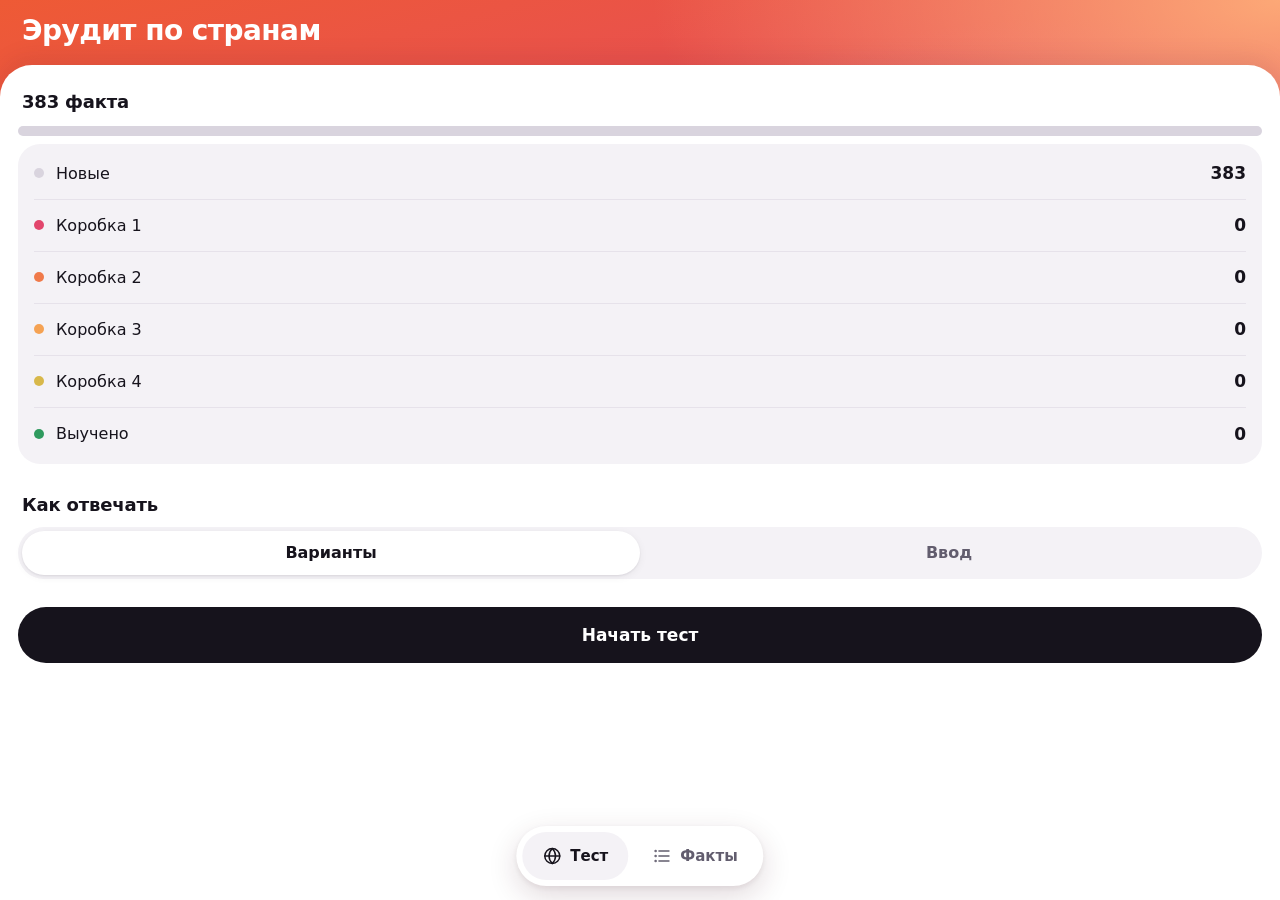
<file: countries-erudite/index.html>
<!doctype html>
<html lang="ru">
<head>
  <meta charset="utf-8">
  <meta name="viewport" content="width=device-width, initial-scale=1, viewport-fit=cover">
  <meta name="theme-color" content="#EE5A35">
  <meta name="mobile-web-app-capable" content="yes">
  <meta name="apple-mobile-web-app-capable" content="yes">
  <meta name="apple-mobile-web-app-status-bar-style" content="black-translucent">
  <meta name="apple-mobile-web-app-title" content="Эрудит">
  <title>Эрудит по странам</title>
  <link rel="manifest" href="manifest.webmanifest">
  <link rel="icon" href="icons/icon-192.png">
  <link rel="apple-touch-icon" href="icons/apple-touch-icon.png">
  <link rel="stylesheet" href="styles.css">
  <script type="module" src="js/app.js"></script>
</head>
<body>
  <div class="backdrop" aria-hidden="true"></div>
  <main id="screen" class="screen"></main>
  <nav class="tabbar" aria-label="Разделы">
    <a class="tab" href="#/" data-route="#/">
      <svg viewBox="0 0 24 24" aria-hidden="true"><circle cx="12" cy="12" r="9"/><path d="M3 12h18M12 3c2.6 2.5 3.9 5.5 3.9 9s-1.3 6.5-3.9 9c-2.6-2.5-3.9-5.5-3.9-9S9.4 5.5 12 3z"/></svg>
      <span>Тест</span>
    </a>
    <a class="tab" href="#/facts" data-route="#/facts">
      <svg viewBox="0 0 24 24" aria-hidden="true"><path d="M8 6h12M8 12h12M8 18h12"/><circle cx="4" cy="6" r=".6"/><circle cx="4" cy="12" r=".6"/><circle cx="4" cy="18" r=".6"/></svg>
      <span>Факты</span>
    </a>
  </nav>
</body>
</html>
</file>
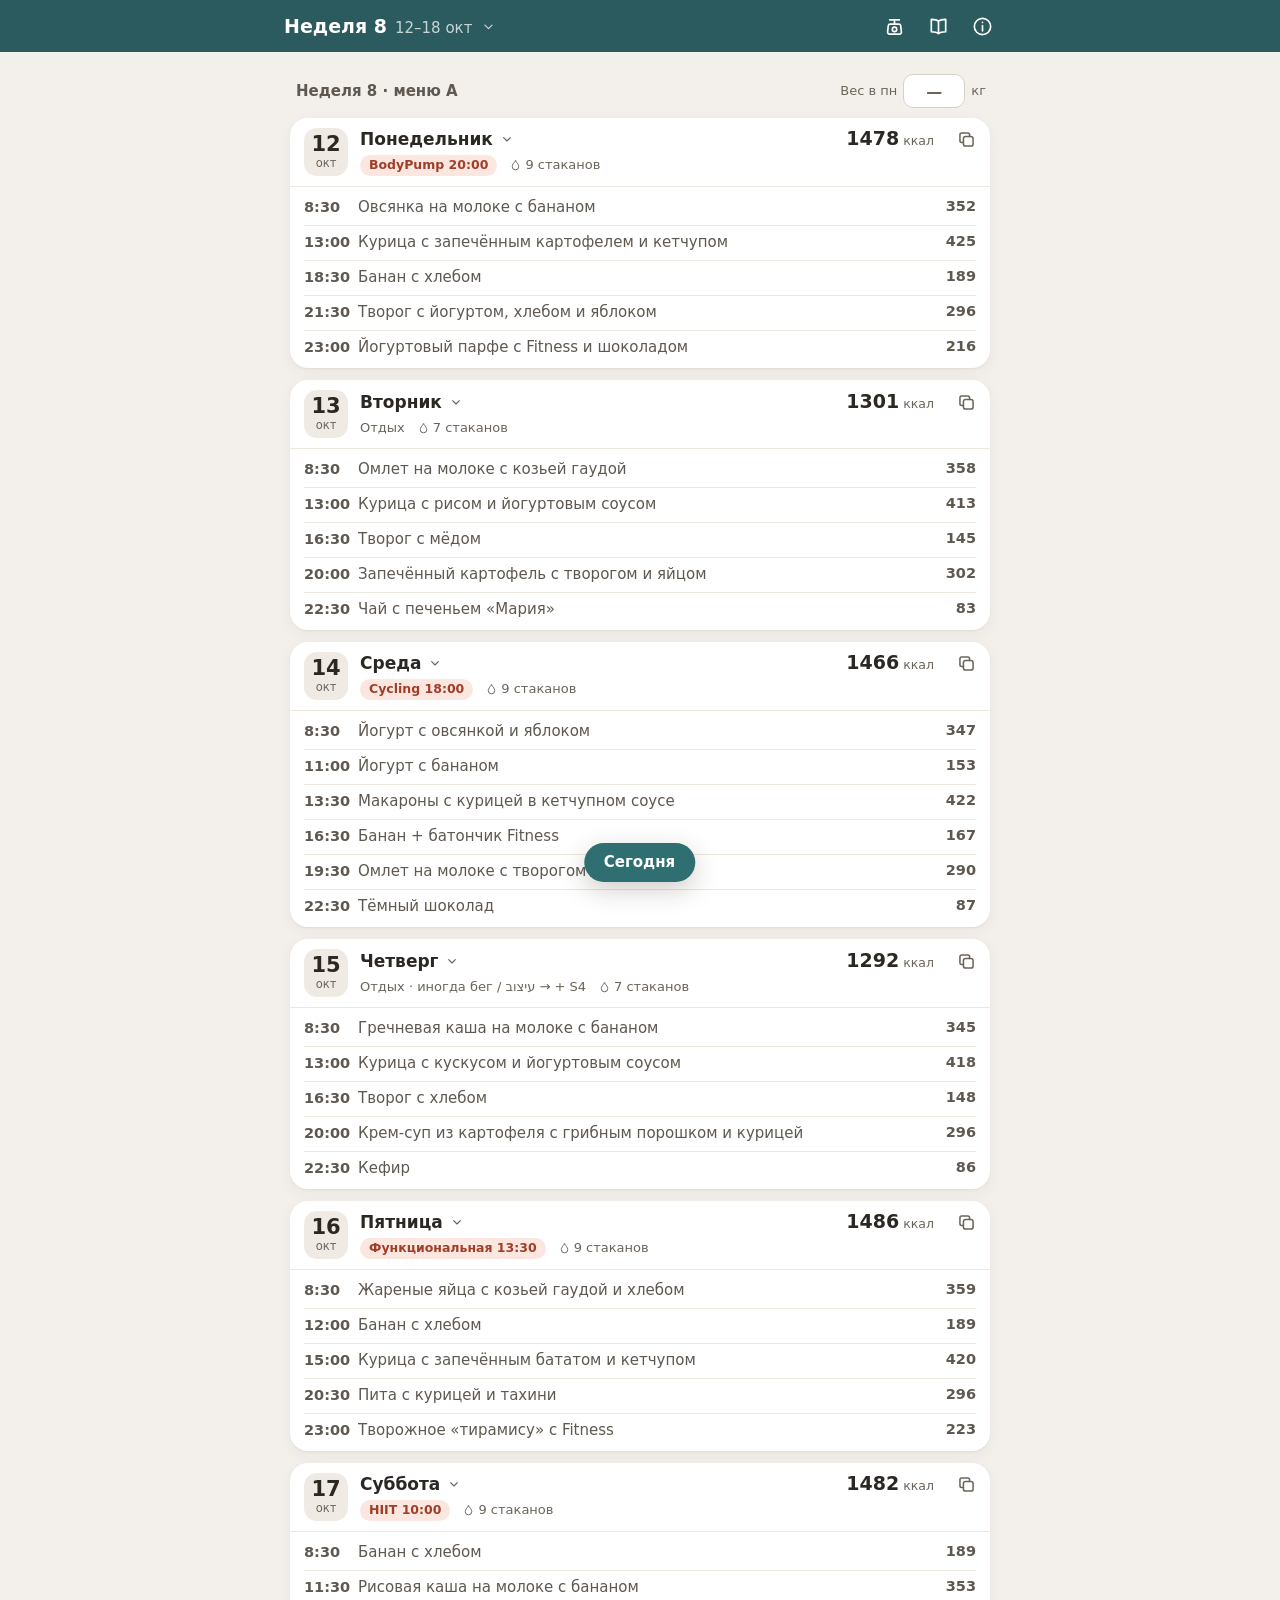
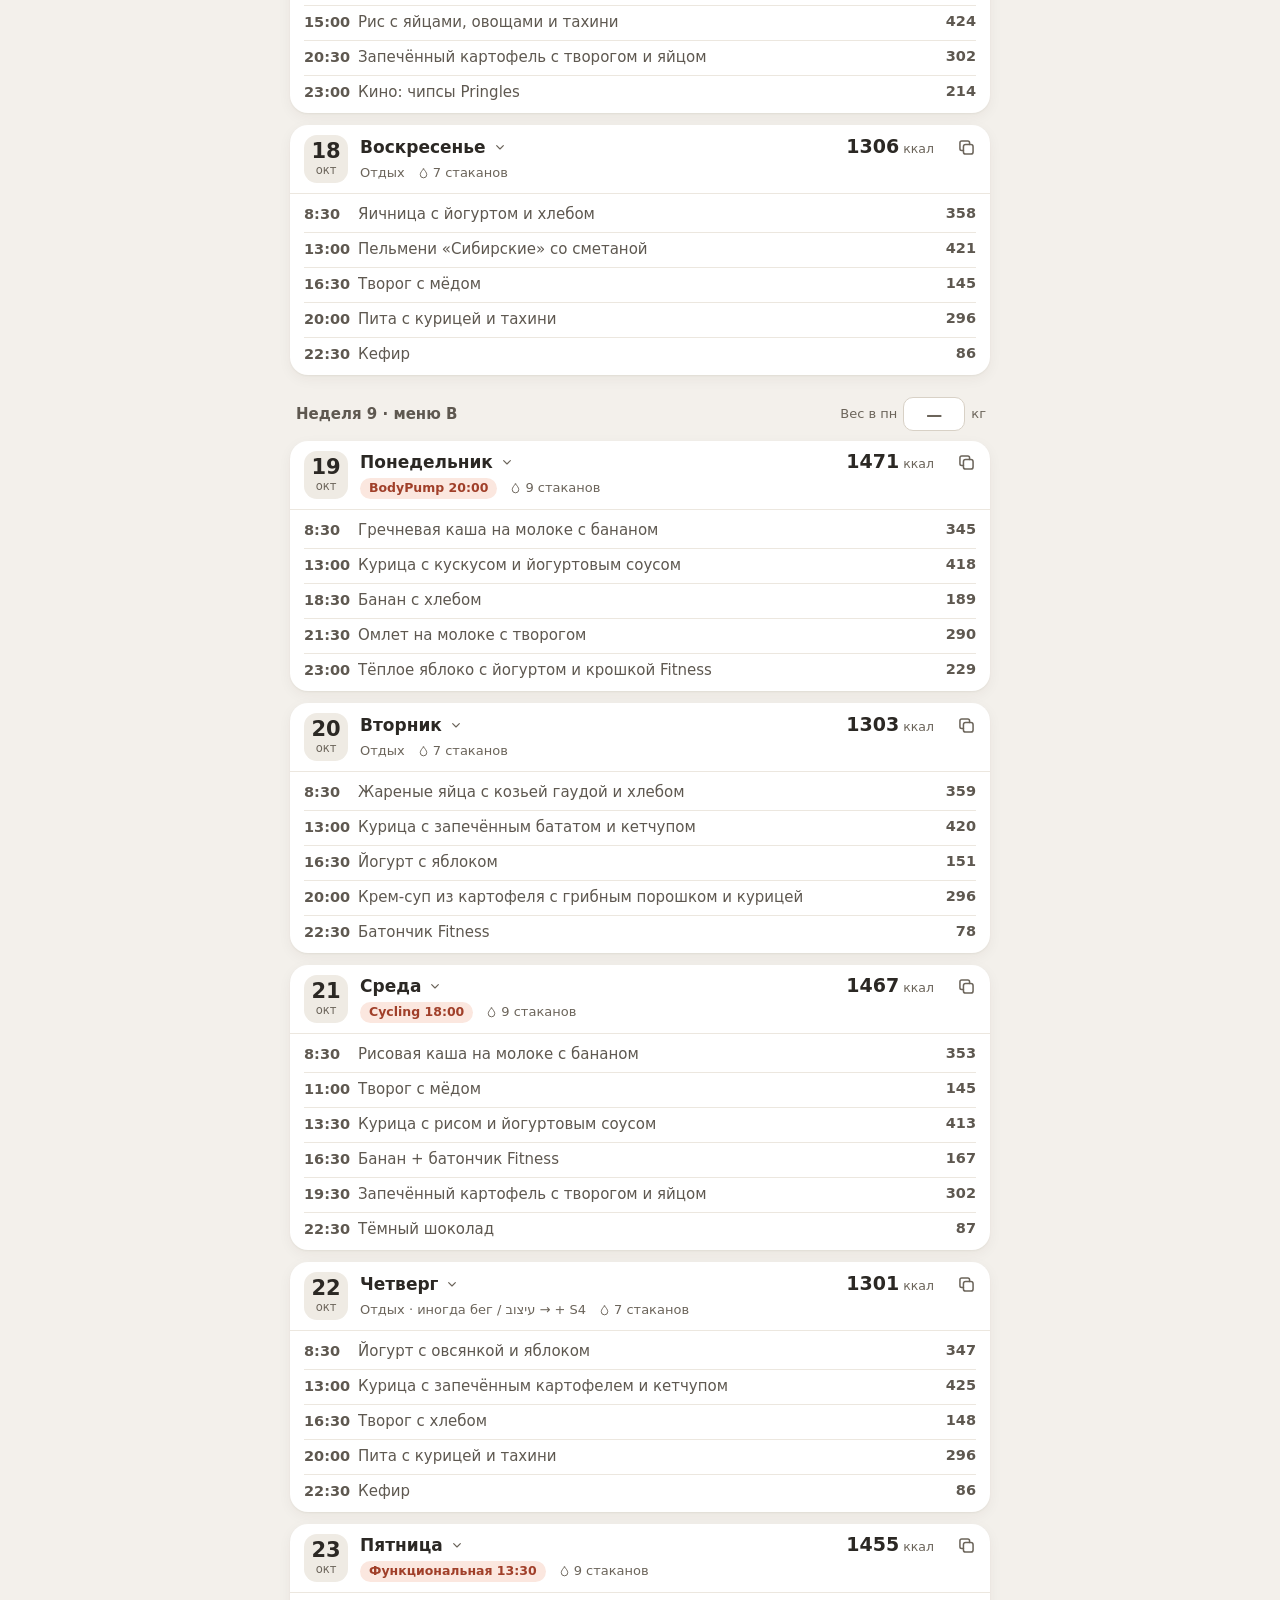
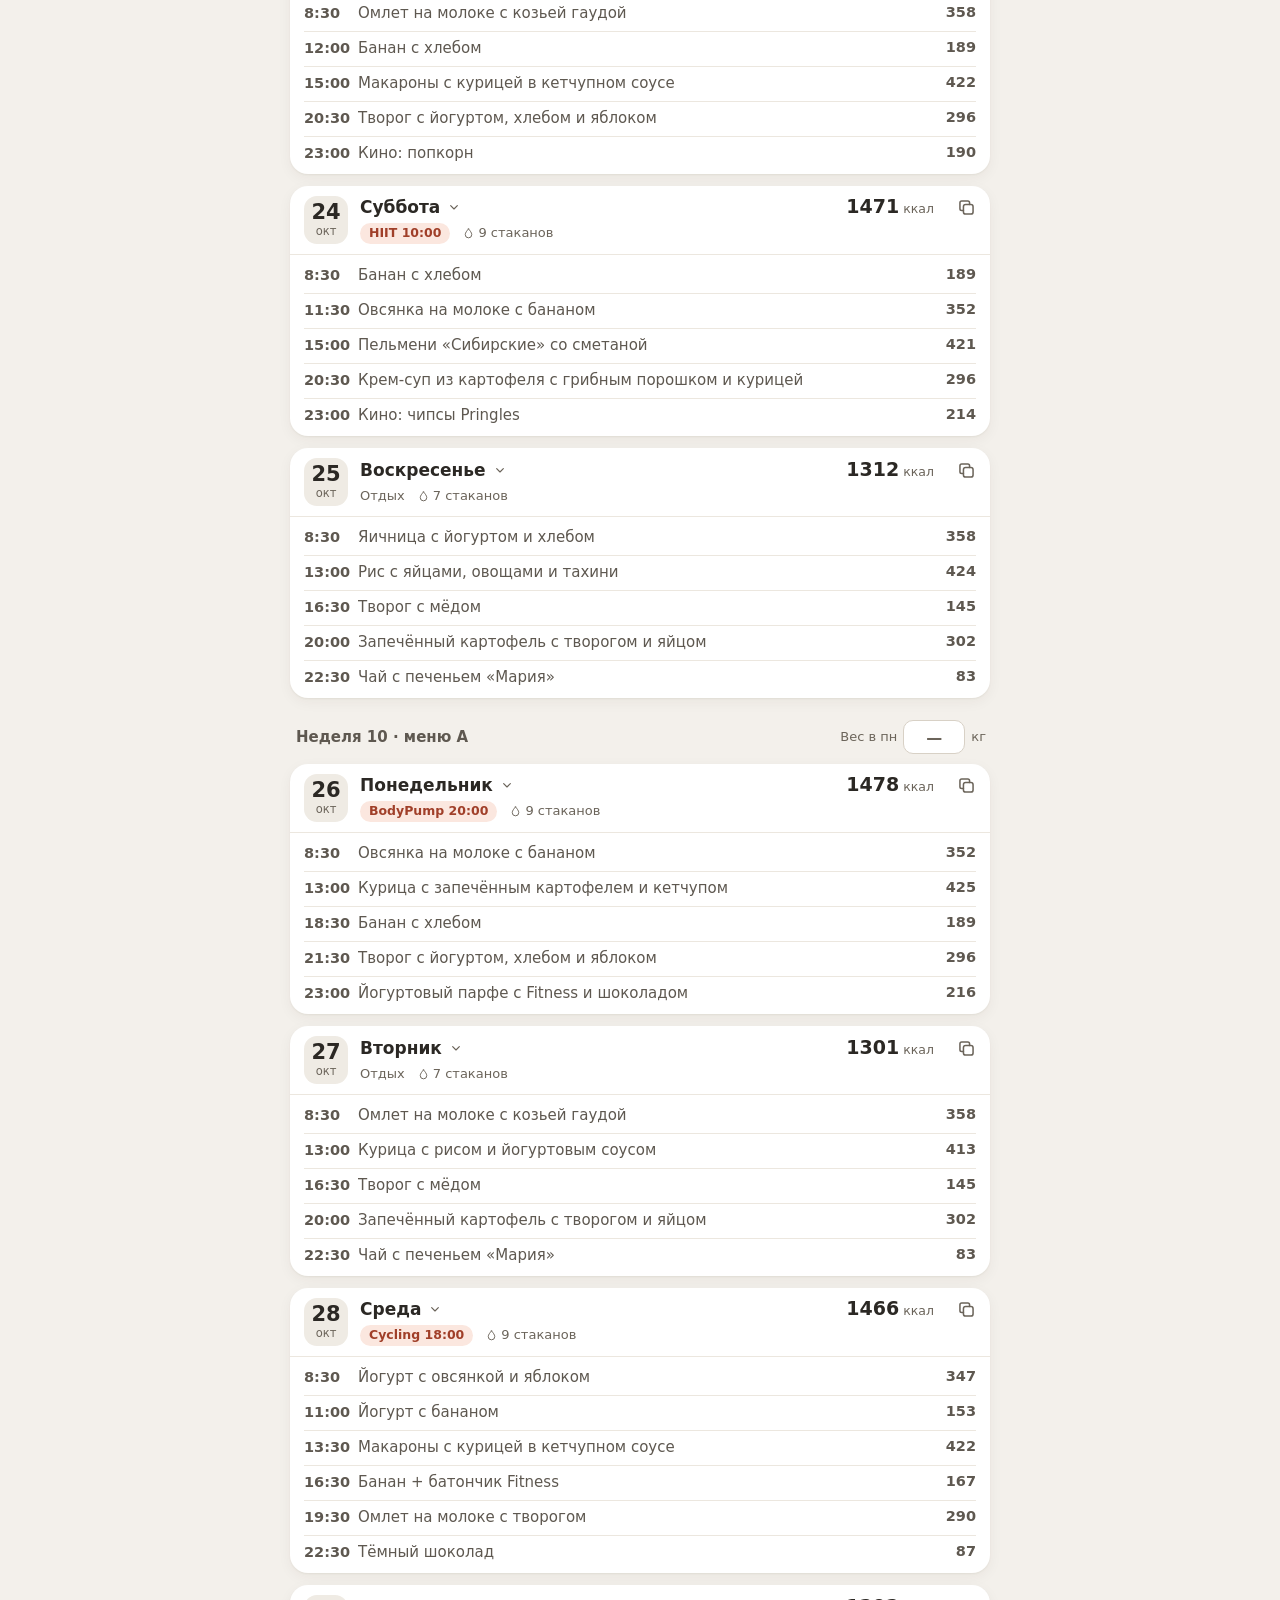
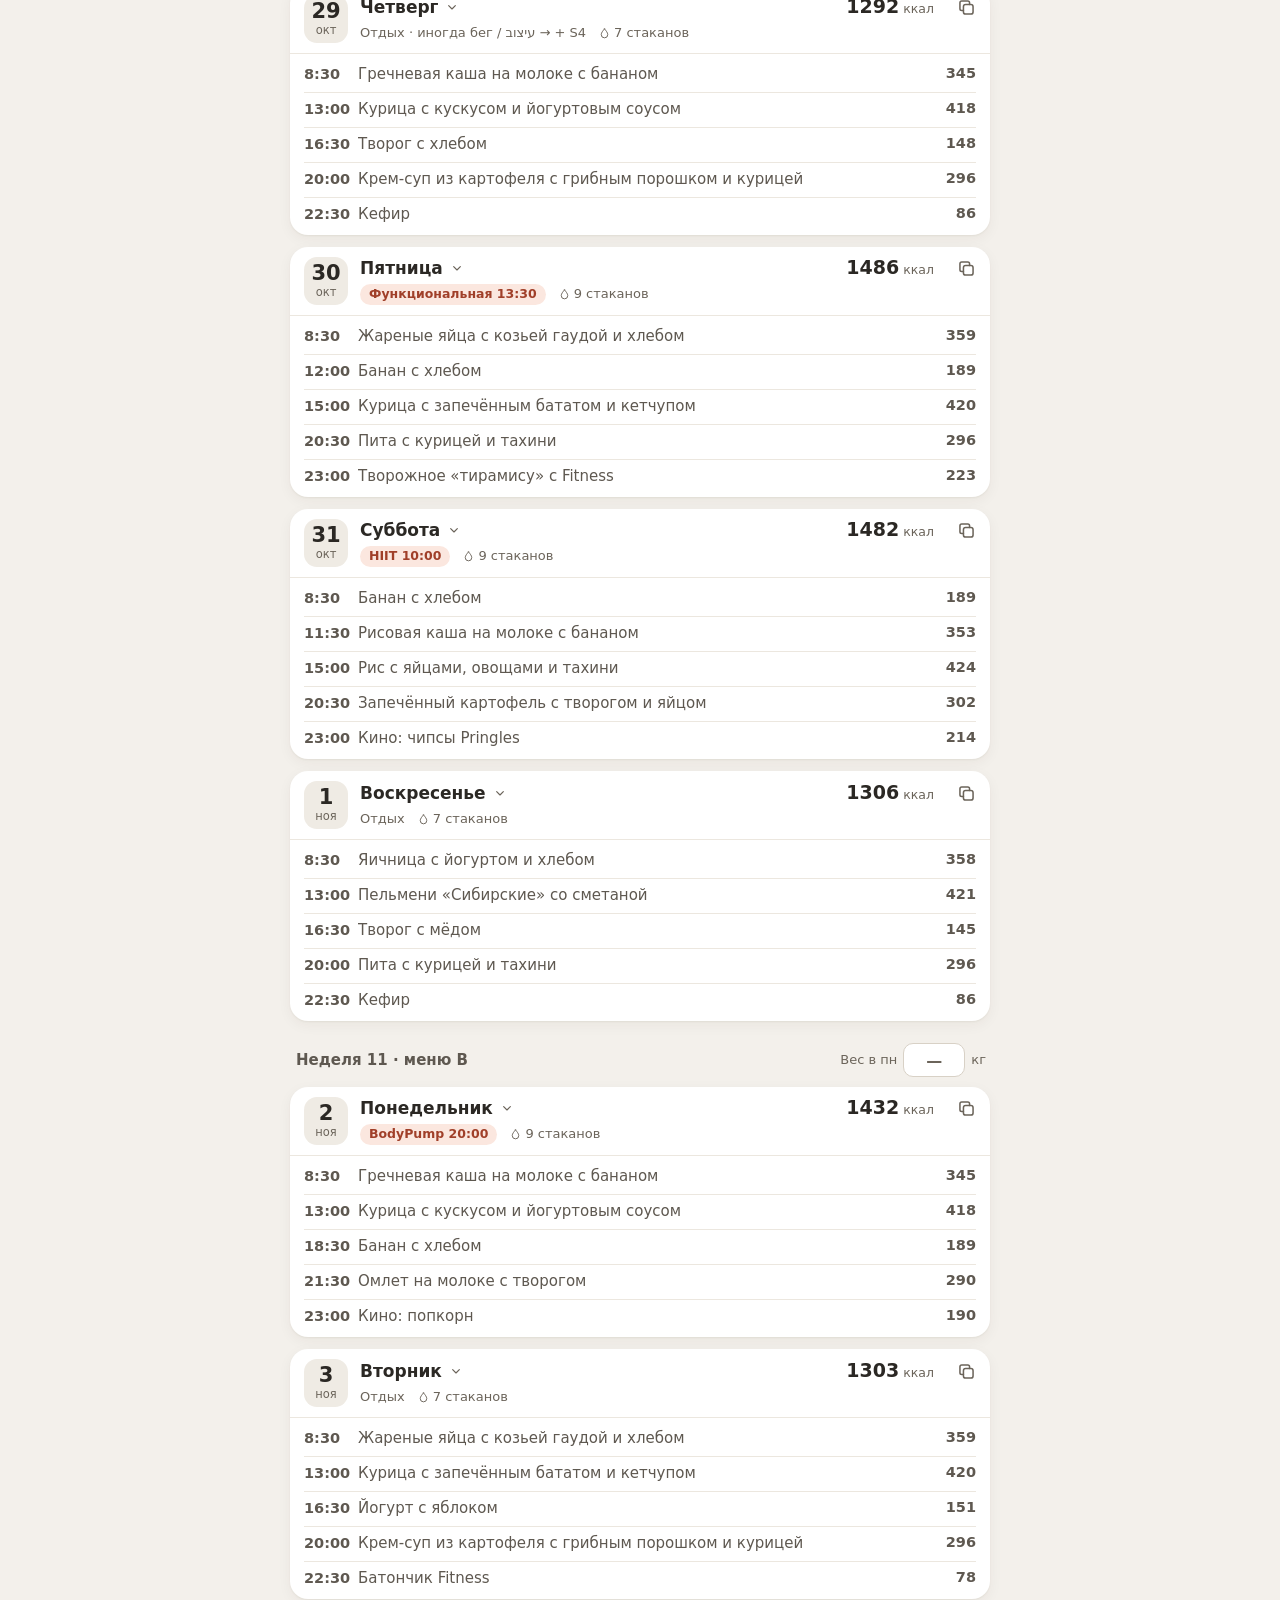
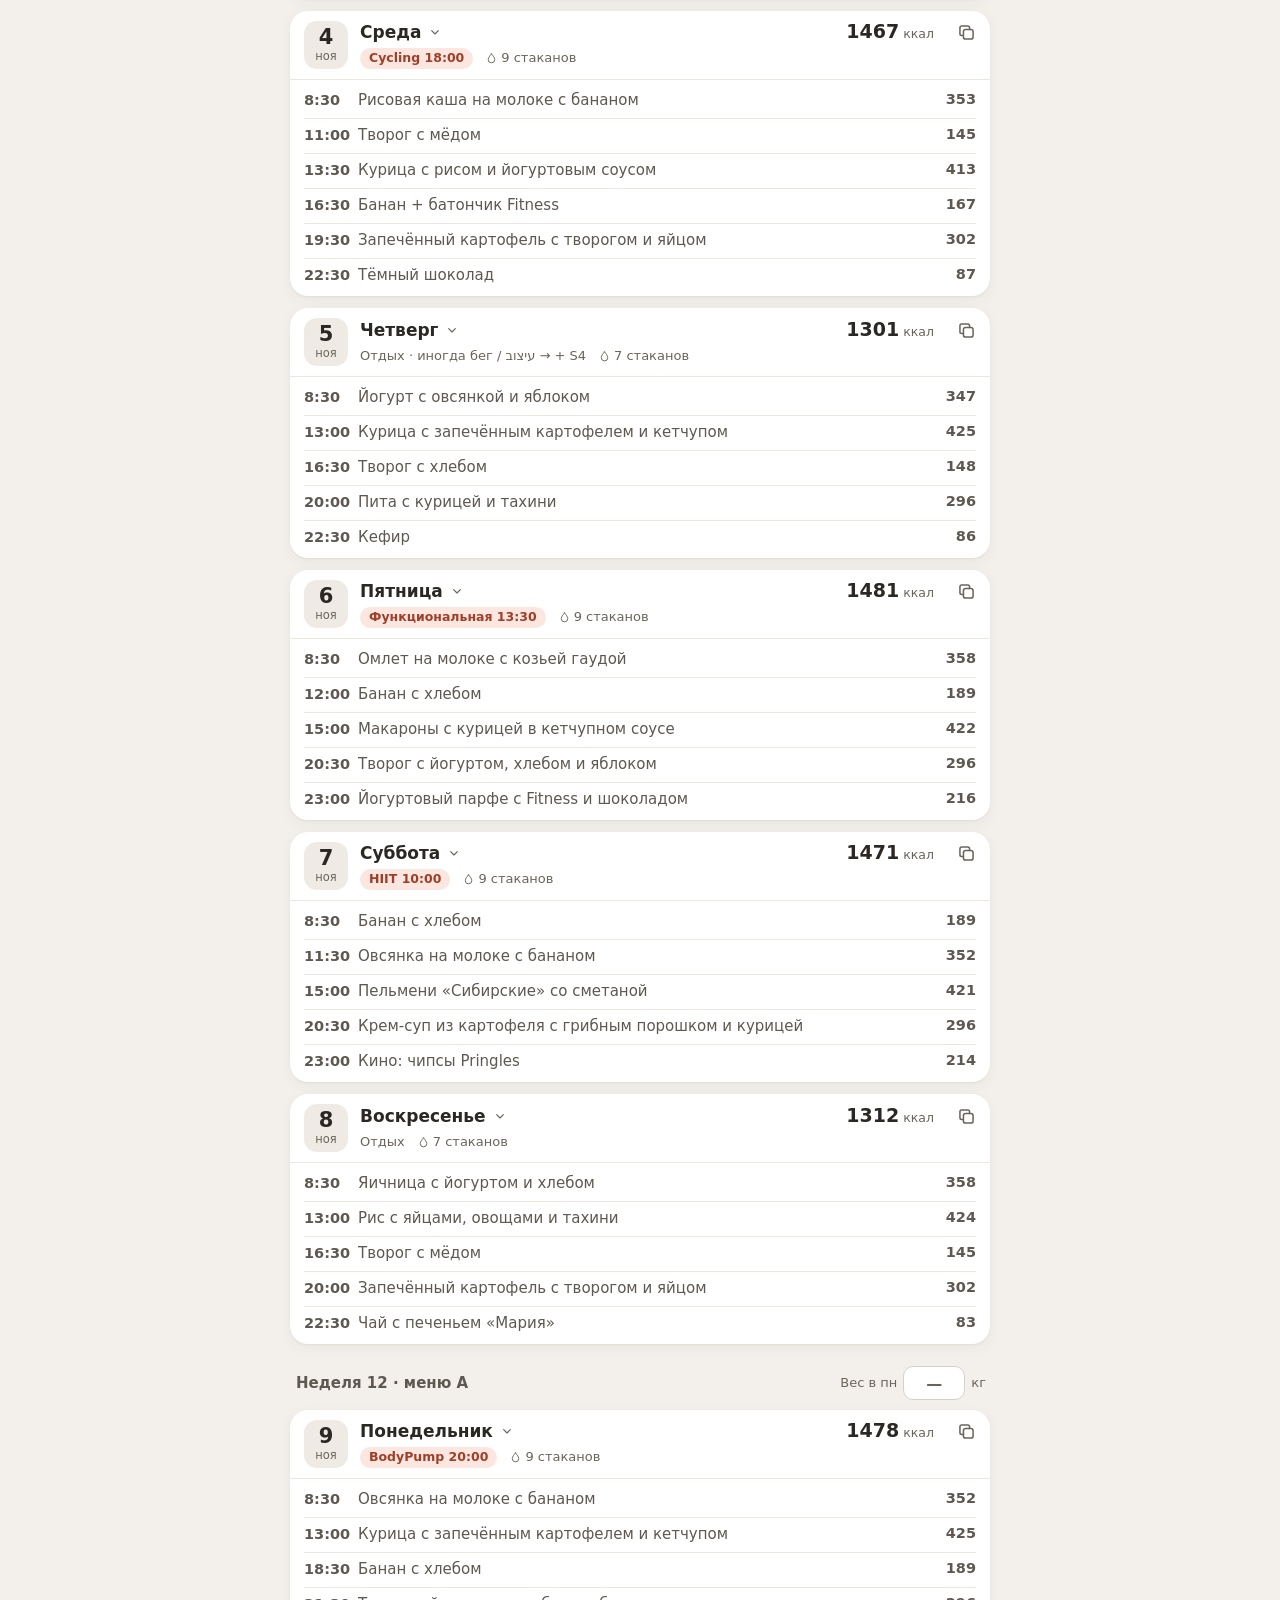
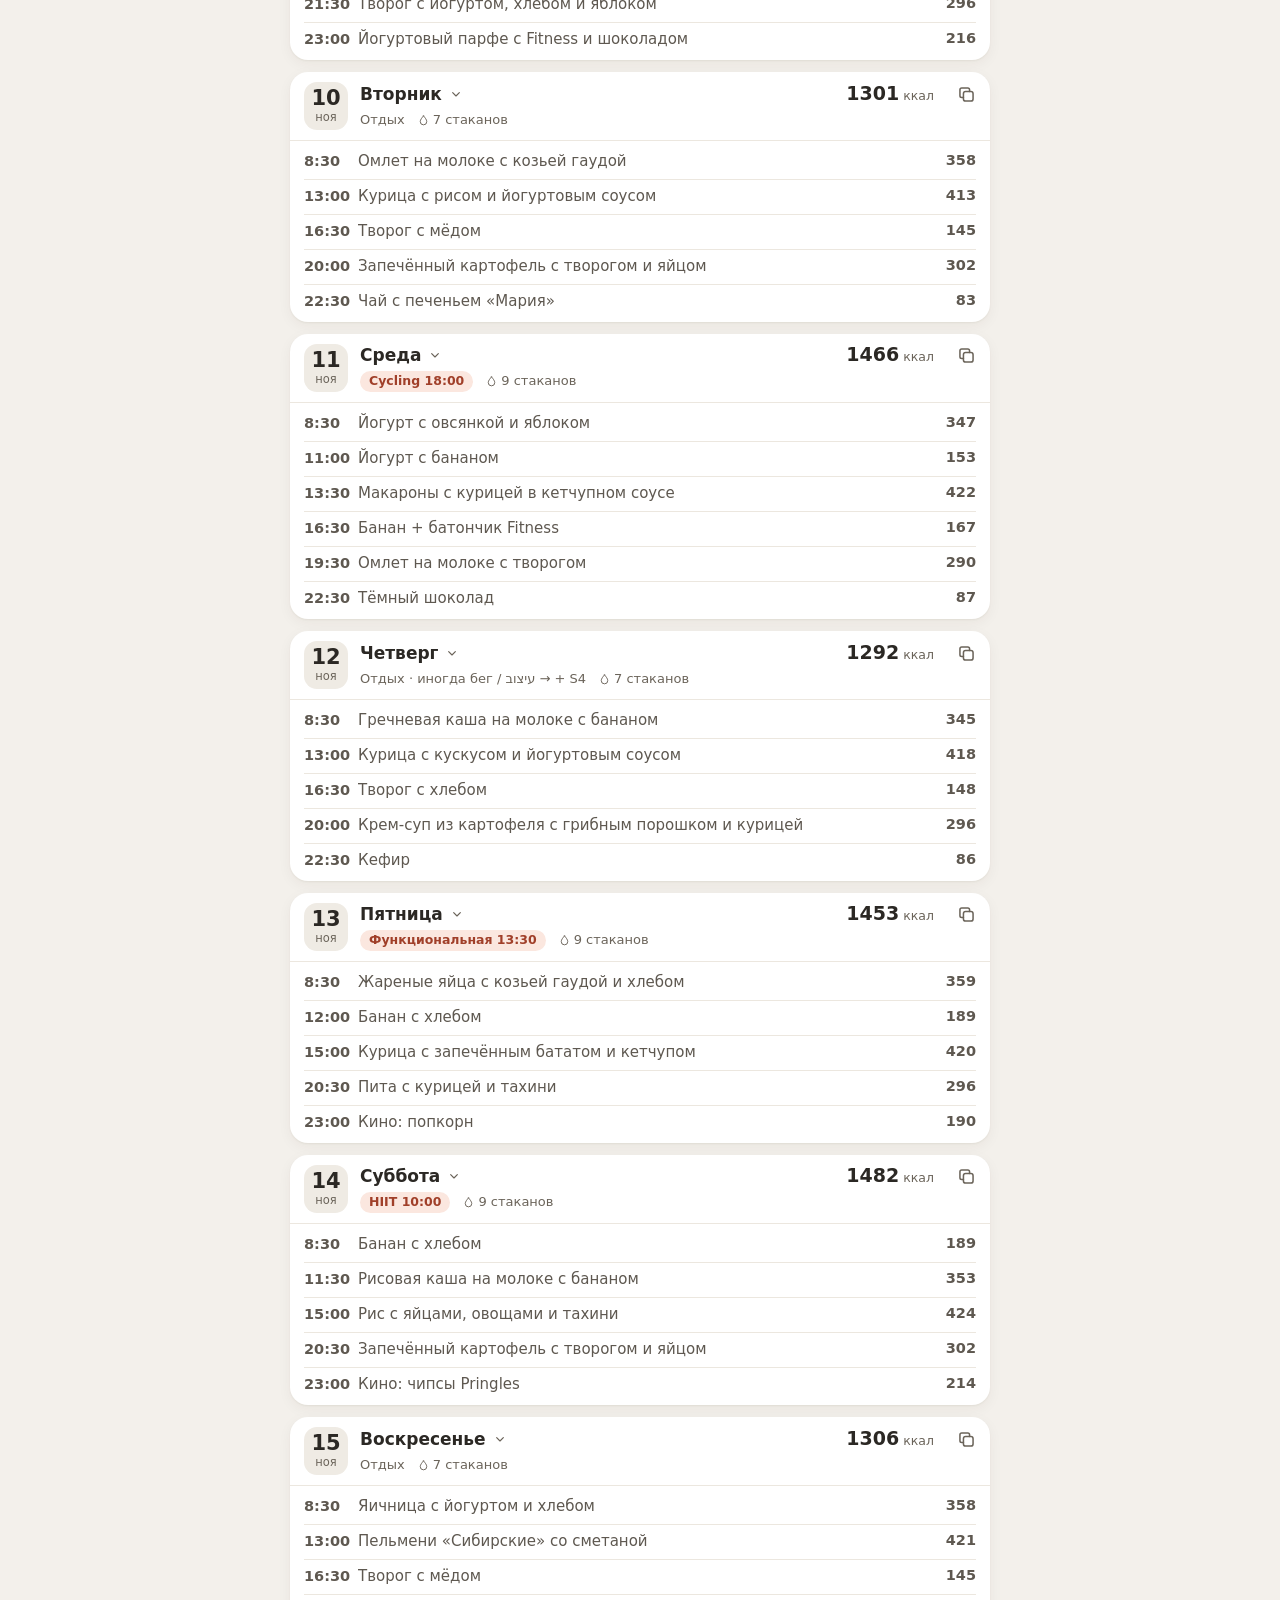
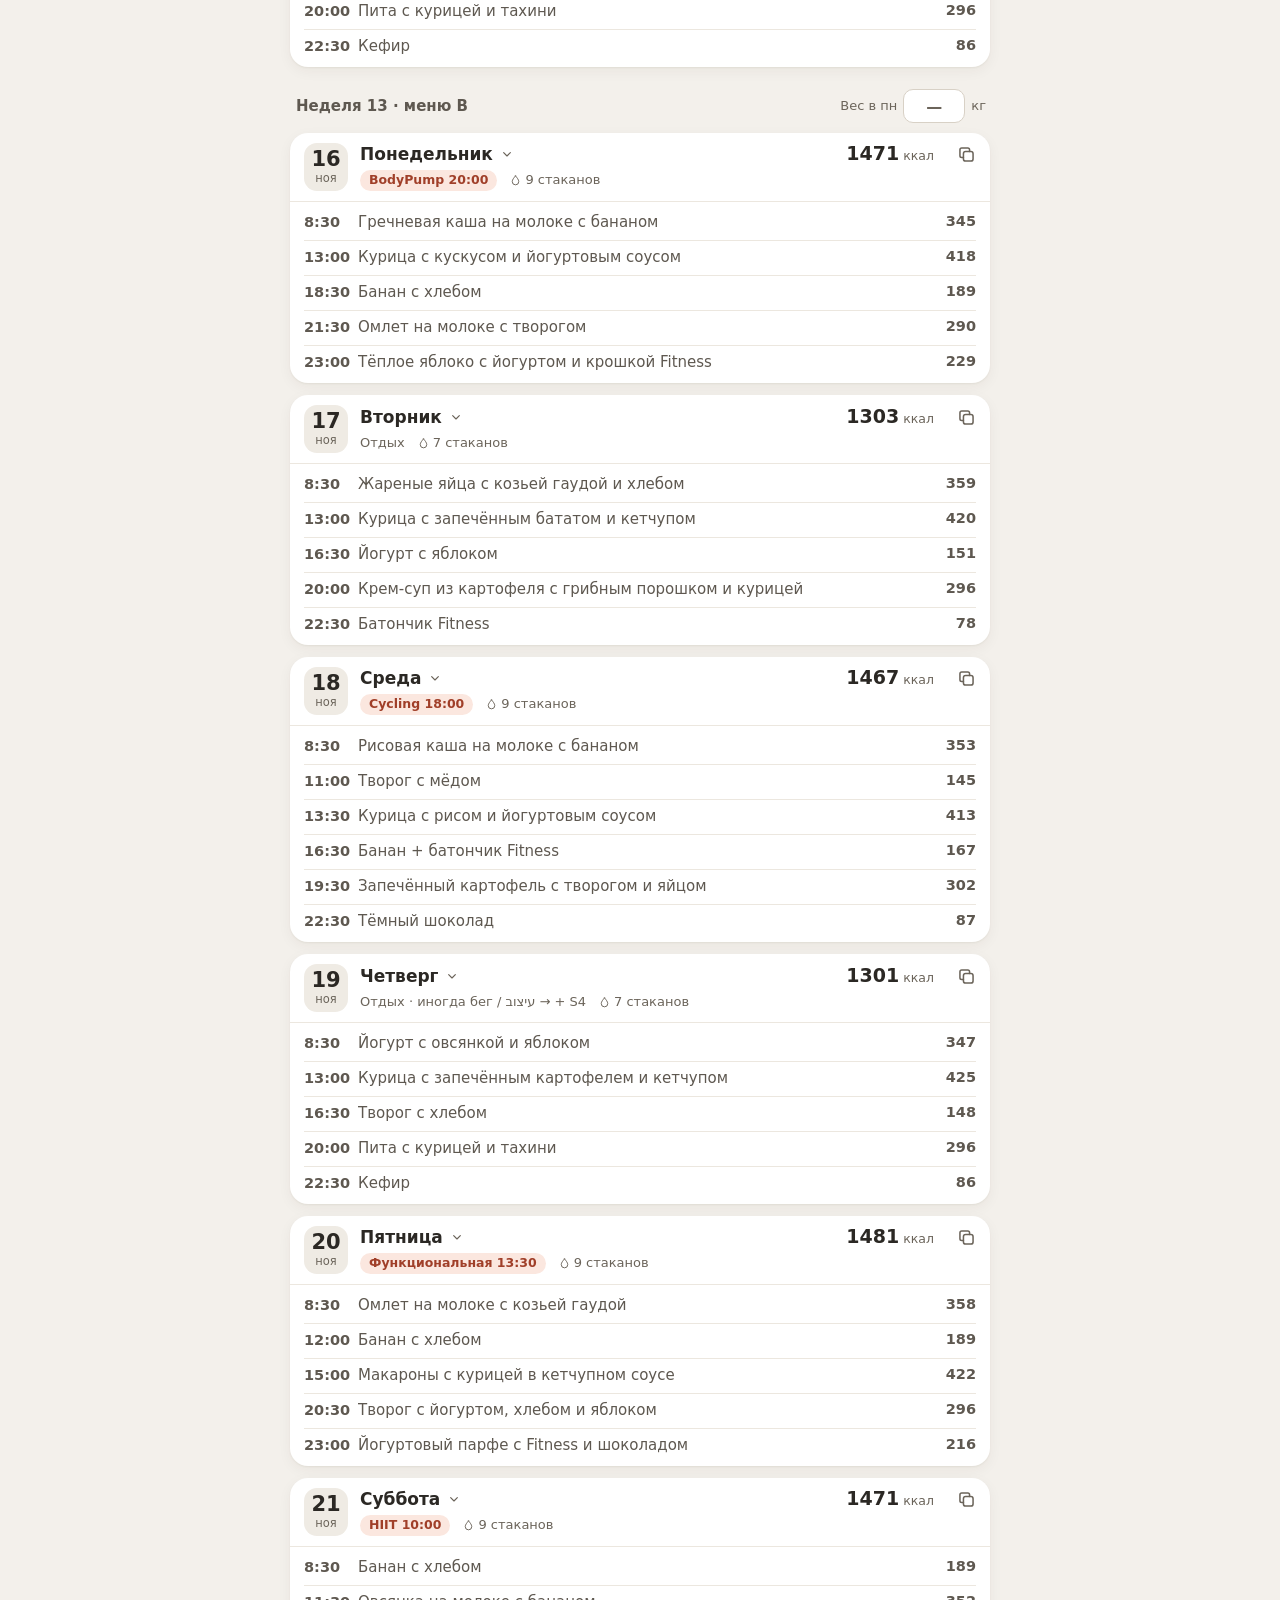
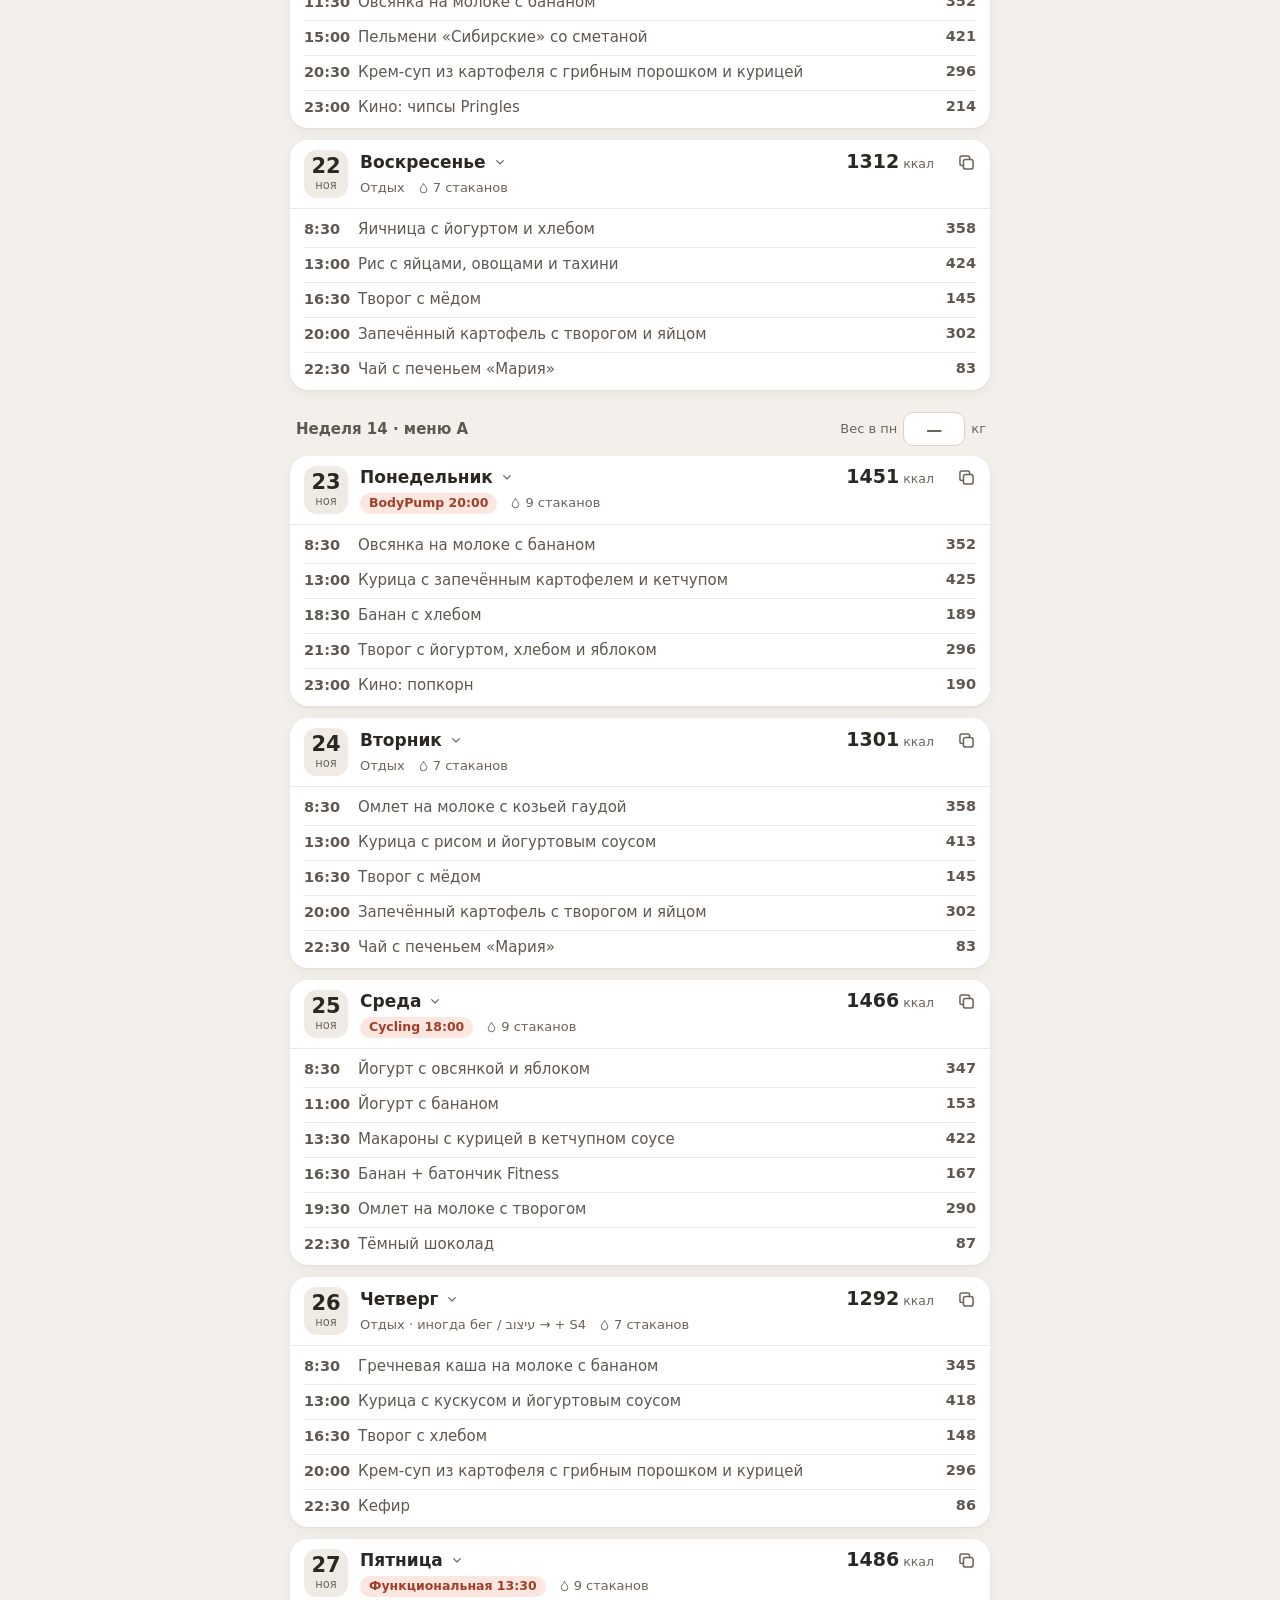
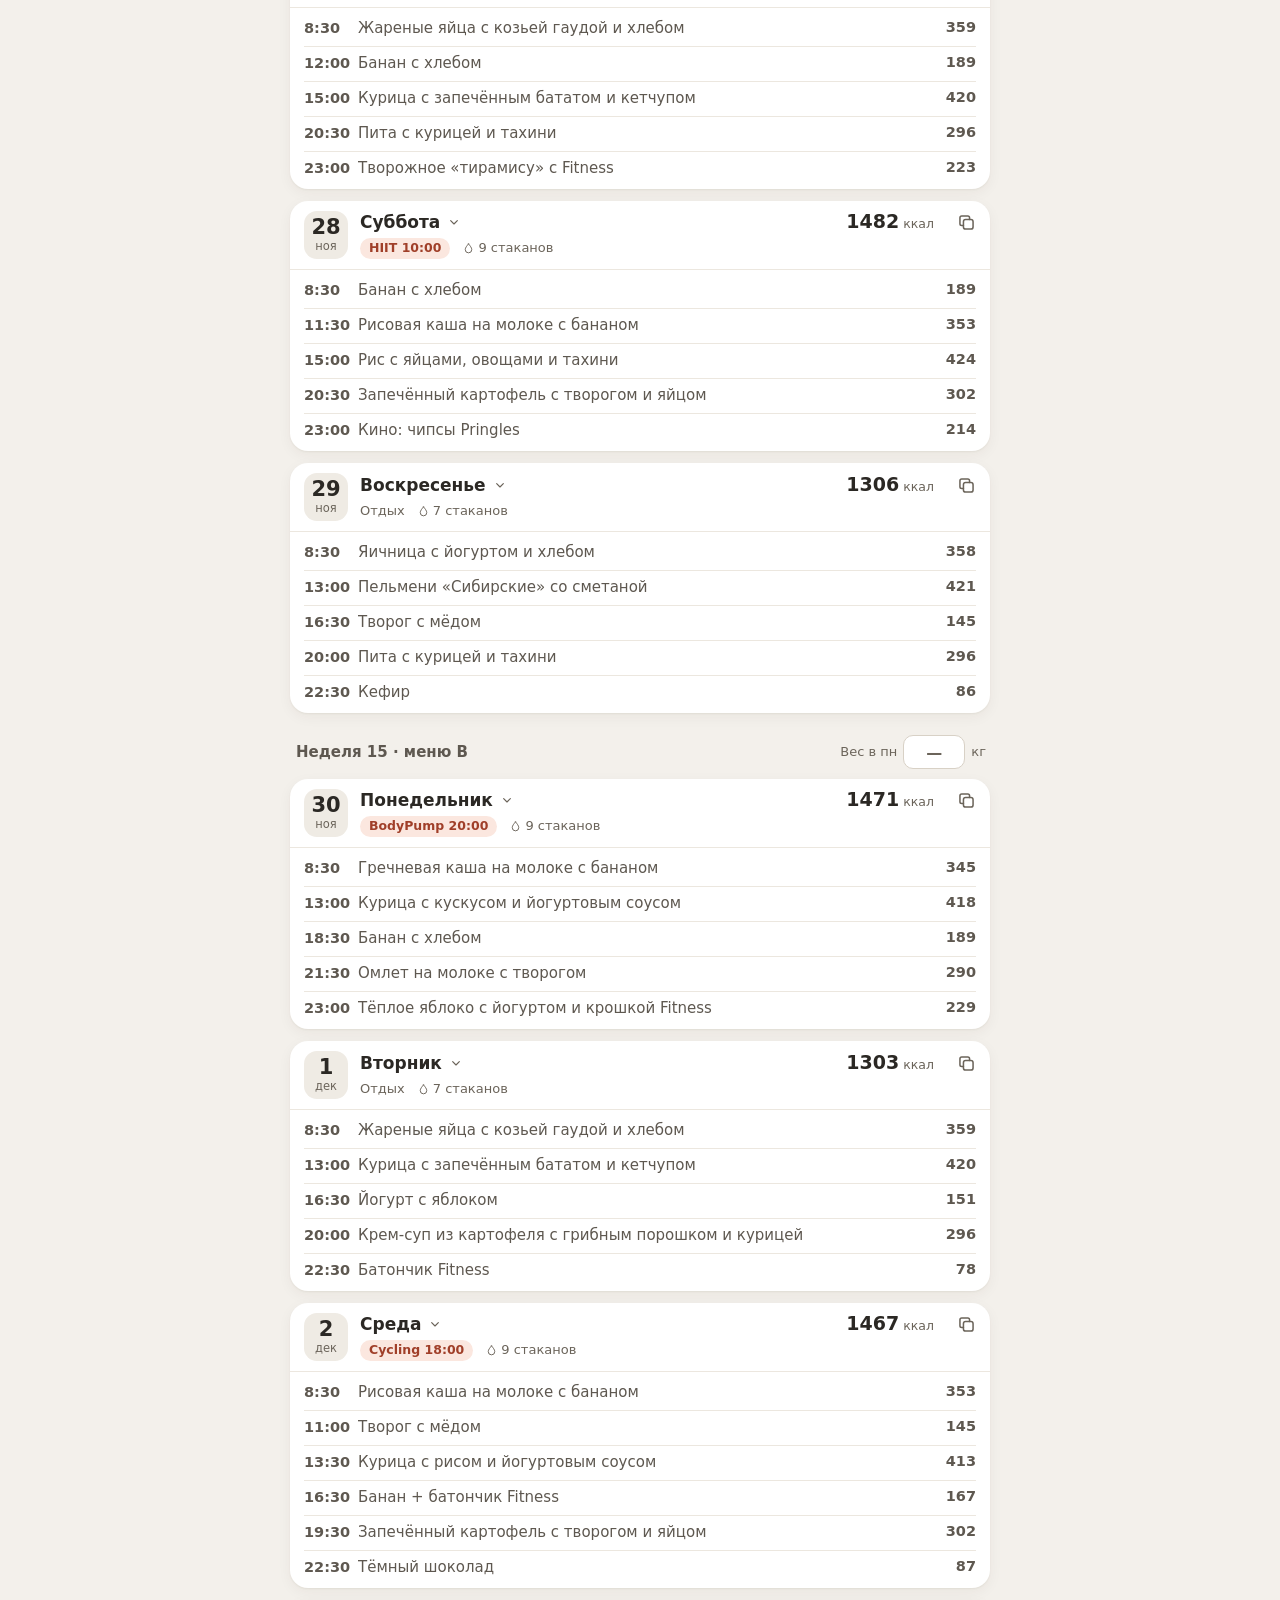
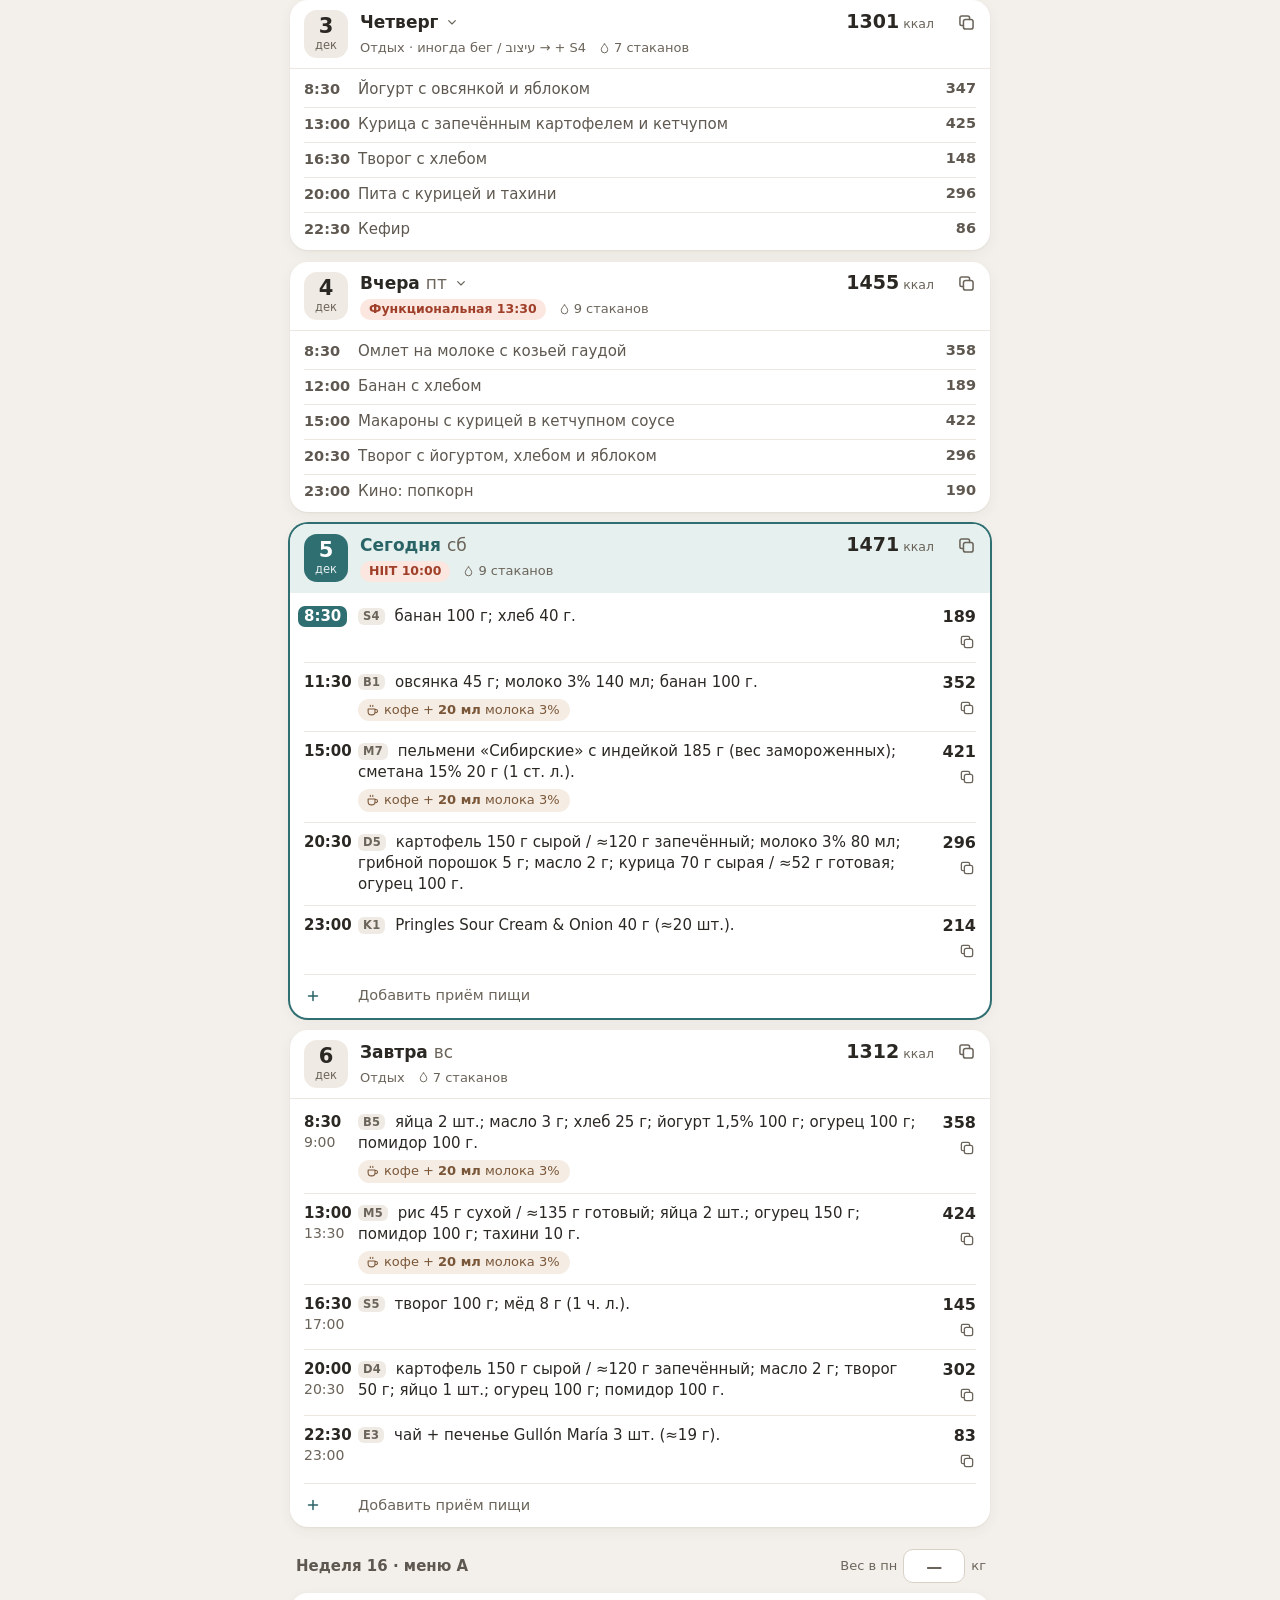
<file: nutrition-plan/index.html>
<!doctype html>
<html lang="ru">
<head>
<meta charset="utf-8">
<meta name="viewport" content="width=device-width, initial-scale=1, viewport-fit=cover">
<title>План питания</title>
<meta name="description" content="План питания и тренировок, недели 8–23 (12 октября 2026 - 31 января 2027)">
<meta name="theme-color" content="#2b5b5e">
<meta name="apple-mobile-web-app-capable" content="yes">
<meta name="mobile-web-app-capable" content="yes">
<meta name="apple-mobile-web-app-status-bar-style" content="black-translucent">
<meta name="apple-mobile-web-app-title" content="План">
<meta name="format-detection" content="telephone=no">
<script>
  // Тема выставляется до отрисовки, чтобы экран не мигал. По умолчанию светлая.
  (function () {
    var pref = "light";
    try { pref = JSON.parse(localStorage.getItem("np.v1.theme")) || "light"; } catch (e) {}
    var dark = pref === "dark" || (pref === "auto" && window.matchMedia("(prefers-color-scheme: dark)").matches);
    document.documentElement.dataset.theme = dark ? "dark" : "light";
    document.querySelector('meta[name="theme-color"]').content = dark ? "#16302f" : "#2b5b5e";
  })();
</script>
<link rel="manifest" href="manifest.webmanifest">
<link rel="apple-touch-icon" href="icons/apple-touch-icon.png">
<link rel="icon" href="icons/icon-192.png" type="image/png">
<link rel="stylesheet" href="styles.css">
</head>
<body data-view="plan">
<svg width="0" height="0" style="position:absolute" aria-hidden="true">
  <symbol id="i-book" viewBox="0 0 24 24"><path d="M12 6.5C10.4 5 8.2 4.5 4.5 4.5v13c3.7 0 5.9.5 7.5 2 1.6-1.5 3.8-2 7.5-2v-13c-3.7 0-5.9.5-7.5 2zM12 6.5v13"/></symbol>
  <symbol id="i-info" viewBox="0 0 24 24"><circle cx="12" cy="12" r="8.5"/><path d="M12 11v5.5M12 7.75v.01"/></symbol>
  <symbol id="i-scale" viewBox="0 0 24 24"><path d="M7.5 9.5h9a2 2 0 0 1 2 1.8l.7 6.5a2 2 0 0 1-2 2.2H6.8a2 2 0 0 1-2-2.2l.7-6.5a2 2 0 0 1 2-1.8zM7 5h10M12 5v4.5"/><circle cx="12" cy="15" r="2.3"/></symbol>
  <symbol id="i-archive" viewBox="0 0 24 24"><rect x="3.75" y="4.75" width="16.5" height="4.5" rx="1.5"/><path d="M5.25 9.25v8.5a2 2 0 0 0 2 2h9.5a2 2 0 0 0 2-2v-8.5M10 13h4"/></symbol>
  <symbol id="i-unarchive" viewBox="0 0 24 24"><rect x="3.75" y="4.75" width="16.5" height="4.5" rx="1.5"/><path d="M5.25 9.25v8.5a2 2 0 0 0 2 2h9.5a2 2 0 0 0 2-2v-8.5M12 17.25v-4.75M9.75 14.5 12 12.25l2.25 2.25"/></symbol>
  <symbol id="i-trash" viewBox="0 0 24 24"><path d="M4.5 7h15M9.5 7V5.25c0-.7.55-1.25 1.25-1.25h2.5c.7 0 1.25.55 1.25 1.25V7M6.5 7l.8 11.2a2 2 0 0 0 2 1.8h5.4a2 2 0 0 0 2-1.8L17.5 7M10 11v5M14 11v5"/></symbol>
  <symbol id="i-back" viewBox="0 0 24 24"><path d="M15 5l-7 7 7 7"/></symbol>
  <symbol id="i-down" viewBox="0 0 24 24"><path d="M7 10l5 5 5-5"/></symbol>
  <symbol id="i-copy" viewBox="0 0 24 24"><rect x="8.5" y="8.5" width="11" height="11" rx="2.5"/><path d="M15.5 8.5v-2a2 2 0 0 0-2-2h-7a2 2 0 0 0-2 2v7a2 2 0 0 0 2 2h2"/></symbol>
  <symbol id="i-check" viewBox="0 0 24 24"><path d="M5 12.5l4.5 4.5L19 7.5"/></symbol>
  <symbol id="i-cup" viewBox="0 0 24 24"><path d="M5 9.5h11v4.5a5 5 0 0 1-5 5h-1a5 5 0 0 1-5-5zM16 10.5h1.5a2.5 2.5 0 0 1 0 5H16M8.5 3.5v2M12.5 3.5v2"/></symbol>
  <symbol id="i-drop" viewBox="0 0 24 24"><path d="M12 3.5c-3 3.6-6 7-6 10.5a6 6 0 0 0 12 0c0-3.5-3-6.9-6-10.5z"/></symbol>
  <symbol id="i-minus" viewBox="0 0 24 24"><path d="M6 12h12"/></symbol>
  <symbol id="i-plus" viewBox="0 0 24 24"><path d="M12 6v12M6 12h12"/></symbol>
  <symbol id="i-x" viewBox="0 0 24 24"><path d="M7 7l10 10M17 7L7 17"/></symbol>
  <symbol id="i-search" viewBox="0 0 24 24"><circle cx="10.75" cy="10.75" r="6.25"/><path d="M15.5 15.5l4 4"/></symbol>
  <symbol id="i-undo" viewBox="0 0 24 24"><path d="M5 9.5h9.5a4.5 4.5 0 0 1 0 9H9M8.5 6L5 9.5 8.5 13"/></symbol>
</svg>

<header class="bar">
  <div class="bar-in">
    <label class="week" data-for="plan">
      <span class="week-n" id="week-n">Неделя</span>
      <span class="week-r" id="week-r"></span>
      <svg class="week-ic" aria-hidden="true"><use href="#i-down"/></svg>
      <select id="week-select" aria-label="Перейти к неделе"></select>
    </label>
    <a class="icon-btn" data-for="plan" href="#products" aria-label="Калорийность продуктов"><svg aria-hidden="true"><use href="#i-scale"/></svg></a>
    <a class="icon-btn" data-for="plan" href="#recipes" aria-label="Рецепты"><svg aria-hidden="true"><use href="#i-book"/></svg></a>
    <a class="icon-btn" data-for="plan" href="#info" aria-label="Справка"><svg aria-hidden="true"><use href="#i-info"/></svg></a>
    <a class="back" data-for="sub" href="#" aria-label="К плану"><svg aria-hidden="true"><use href="#i-back"/></svg><span id="sub-title"></span></a>
    <a class="bar-link" id="archive-link" data-for="recipes" href="#archive" hidden><svg aria-hidden="true"><use href="#i-archive"/></svg>Архив</a>
  </div>
</header>

<main>
  <section class="view" id="view-plan">
    <div class="swapbar" id="swapbar" hidden>
      <p id="swapbar-text"></p>
      <button class="btn" type="button" id="swap-cancel">Отмена</button>
    </div>
    <div class="feed" id="feed"></div>
  </section>

  <section class="view" id="view-recipes" hidden>
    <nav class="jump" id="recipe-jump" aria-label="Разделы рецептов"></nav>
    <div class="page" id="recipe-list"></div>
  </section>

  <section class="view" id="view-archive" hidden>
    <div class="page">
      <ul class="r-list" id="archive-list"></ul>
      <p class="r-empty" id="archive-empty" hidden>В архиве пусто</p>
    </div>
  </section>

  <section class="view" id="view-products" hidden>
    <div class="page">
      <p class="f-intro">Калорийность подобрана по плану, продукты каждого блюда в сумме дают его ккал. Если на вашей упаковке другая, впишите её. Своя калорийность действует с того дня, когда вы её вписали. Граммовка продукта в блюдах плана под неё подстраивается, и ккал остаются почти прежними. В приёмах пищи, которые вы правили сами, остаётся ваша граммовка и пересчитываются ккал.</p>
      <div id="food-new"></div>
      <label class="f-search"><svg aria-hidden="true"><use href="#i-search"/></svg><input type="search" id="food-search" placeholder="Найти продукт" autocomplete="off" enterkeyhint="search" aria-label="Найти продукт"></label>
      <p class="f-hint">Смахните продукт влево, чтобы удалить его. Нажмите на название, чтобы переименовать.</p>
      <ul class="f-list" id="food-list"></ul>
      <p class="f-empty" id="food-empty" hidden>Ничего не нашлось</p>
    </div>
  </section>

  <section class="view" id="view-info" hidden>
    <div class="page prose">
      <h1>План питания · 12 октября 2026 — 31 января 2027</h1>
      <p class="lead">Рамат-Ган · цель: 55 → 51 кг · недели 8–23 · 3–4 тренировки в неделю</p>

      <p class="callout"><strong>Ориентиры.</strong> День без тренировки — ≈1300 ккал. День с тренировкой — ≈1500 ккал: это тот же день плюс перекус S4 перед тренировкой. В среднем выходит ≈1410 ккал в день и ≈0,3 кг в неделю, поэтому цель — примерно к концу января. Если тренировка отменилась, S4 просто не ешьте.</p>

      <h2>Тренировки и режим</h2>
      <p>Подъём 8:00/8:30, сон 00:00/00:30. Если у приёма пищи два времени, верхнее для подъёма в 8:00, нижнее для 8:30.</p>
      <div class="table-wrap">
        <table>
          <thead><tr><th>День</th><th>Тренировка</th><th>Перекус S4 (≈190 ккал)</th></tr></thead>
          <tbody>
            <tr><th>пн</th><td>BodyPump · 20:00</td><td>18:30</td></tr>
            <tr><th>ср</th><td>Cycling · 18:00</td><td>16:30</td></tr>
            <tr><th>пт</th><td>Функциональная · 13:30</td><td>12:00</td></tr>
            <tr><th>сб</th><td>HIIT · 10:00</td><td>8:30, сразу после подъёма; завтрак — после тренировки</td></tr>
            <tr><th>чт</th><td>Иногда: бег 30–40 мин или <bdi lang="he" dir="rtl">עיצוב</bdi> в 18:00</td><td>За 1–1,5 часа до тренировки — только если она есть</td></tr>
            <tr><th>вт, вс</th><td>Отдых</td><td>—</td></tr>
          </tbody>
        </table>
      </div>

      <h2>Из чего состоит день</h2>
      <div class="table-wrap">
        <table>
          <thead><tr><th>Приём</th><th class="num">ккал</th><th>Варианты</th></tr></thead>
          <tbody>
            <tr><th>Завтрак + кофе</th><td class="num">≈340</td><td>B1–B7</td></tr>
            <tr><th>Обед + кофе</th><td class="num">≈410</td><td>M1–M7</td></tr>
            <tr><th>Перекус</th><td class="num">≈150</td><td>S1, S2, S3, S5</td></tr>
            <tr><th>Ужин</th><td class="num">≈295</td><td>D1–D5</td></tr>
            <tr><th>Вечер</th><td class="num">≈85</td><td>E1 кефир · E2 тёмный шоколад · E3 чай с «Марией» · E4 батончик Fitness</td></tr>
            <tr><th>Десерт-вечер</th><td class="num">≈190–230</td><td>F1–F3 с Fitness, K1 чипсы, K2 попкорн — вместо перекуса и E</td></tr>
            <tr><th>Кофе × 2</th><td class="num">≈24</td><td>После завтрака и после обеда, в каждую чашку 20 мл молока 3%</td></tr>
            <tr><th>Перед тренировкой</th><td class="num">≈170–190</td><td>S4 банан + хлеб или F4 банан + Fitness — только в день тренировки</td></tr>
          </tbody>
        </table>
      </div>
      <p class="note">Блюда внутри одной группы взаимозаменяемы: разница не больше 20 ккал. Если не хочется того, что стоит в календаре, берите любое блюдо той же группы.</p>

      <h2>Сладкое, кино и что купить</h2>
      <p><strong>Что купить — есть в «Кешет» и в обычных супермаркетах:</strong></p>
      <ul>
        <li><strong>Тёмный шоколад:</strong> Lindt Excellence 70% (на иврите — <bdi lang="he" dir="rtl">לינדט אקסלנס מריר</bdi>) — мягкий, не горчит. Дешевле — Ritter Sport 70% (на иврите — <bdi lang="he" dir="rtl">ריטר ספורט מריר</bdi>). Без орехов. Порция E2 — 15 г ≈ 87 ккал: один раз взвесь и запомни, сколько это долек.</li>
        <li><strong>Печенье:</strong> Gullón María, классическая (на иврите — <bdi lang="he" dir="rtl">גולון מריה</bdi>) — 3 шт. ≈ 19 г ≈ 83 ккал: короткий состав, подсолнечное масло, вкус молочного печенья. Запасные варианты: Lotus с карамелью (на иврите — <bdi lang="he" dir="rtl">לוטוס</bdi>) — 2 шт. ≈ 77 ккал; Gullón Zero «Breakfast» без сахара — 2 шт. ≈ 74 ккал, но в нём мальтит, поэтому не больше 2 за раз.</li>
        <li><strong>Батончики Nestlé Fitness:</strong> 3–4 в неделю (в коробке 6).</li>
      </ul>
      <p><strong>Как устроены вечера:</strong></p>
      <ul>
        <li><strong>Десерт-вечер — только в дни тренировок.</strong> В этот день нет дневного перекуса, а вместо вечернего E — десерт ≈190–230 ккал: F1–F3 с батончиком Fitness, чипсы K1 или попкорн K2.</li>
        <li><strong>Чипсы — каждую субботу:</strong> Pringles 40 г (≈20 шт.). В базовой неделе без тренировок — 30 г, а днём только яблоко.</li>
        <li><strong>Попкорн — 3 пачки = 6 вечеров по ½ пачки, примерно раз в 1,5 недели:</strong> 23 окт, 2 ноя, 13 ноя, 23 ноя, 4 дек, 14 дек. Вторую половину пачки сразу пересыпь в герметичный контейнер до следующего раза.</li>
        <li><strong>Перед cycling по средам — F4:</strong> банан + батончик Fitness вместо банана с хлебом.</li>
      </ul>

      <h2>Вода</h2>
      <ul>
        <li><strong>Цель:</strong> 7 стаканов по 250 мл (≈1,8 л) в день отдыха и 9 стаканов (≈2,3 л) в день тренировки. Чай и кефир считаются, кофе — нет.</li>
        <li><strong>Как не забывать:</strong> стакан сразу после подъёма, стакан к каждому приёму пищи, бутылка 0,5 л на тренировку. Сколько стаканов нужно в конкретный день, написано в заголовке дня.</li>
      </ul>

      <h2>Продукты и ограничения</h2>
      <ul>
        <li><strong>Не используются:</strong> тунец, белая рыба, брокколи, баклажаны, грибы, сладкий перец, орегано, тушёные овощи. Грибной порошок — можно: в соусы, суп, омлет.</li>
        <li><strong>Острое не добавляем.</strong> Чеснок и лимонный сок — можно, понемногу.</li>
        <li><strong>Овощи</strong> — свежие огурцы и помидоры. Картофель и батат — только запечённые.</li>
        <li><strong>Продукты:</strong> хлеб и пита цельнозерновые; творог 5%, йогурт 1,5%, молоко 3%, кефир 1,5%. Если калорийность на вашей упаковке заметно другая — этикетка важнее расчёта.</li>
      </ul>

      <h2>Как читать граммовки</h2>
      <p>Птица, картофель и батат указаны в сыром виде, крупы и макароны — в сухом. Рядом — примерный вес после готовки.</p>
      <div class="table-wrap">
        <table>
          <thead><tr><th>Продукт</th><th>Указано</th><th>После готовки</th></tr></thead>
          <tbody>
            <tr><th>Куриное филе</th><td>сырое</td><td>× 0,75 (120&nbsp;г → ≈90&nbsp;г)</td></tr>
            <tr><th>Картофель, батат</th><td>сырой</td><td>× 0,8 (230&nbsp;г → ≈184&nbsp;г)</td></tr>
            <tr><th>Рис</th><td>сухой</td><td>× 3 (50&nbsp;г → ≈150&nbsp;г)</td></tr>
            <tr><th>Гречка</th><td>сухая</td><td>× 3,7 (45&nbsp;г → ≈167&nbsp;г)</td></tr>
            <tr><th>Макароны, кускус</th><td>сухие</td><td>× 2,5 (50&nbsp;г → ≈125&nbsp;г)</td></tr>
          </tbody>
        </table>
      </div>
      <p class="note">Если готовите партию на несколько дней, взвесьте всё до и после готовки и делите готовое пропорционально сырым порциям.</p>

      <h2>Оформление</h2>
      <div class="seg" role="group" aria-label="Тема">
        <button type="button" data-theme-set="light">Светлая</button>
        <button type="button" data-theme-set="dark">Тёмная</button>
        <button type="button" data-theme-set="auto">Как в системе</button>
      </div>

      <h2>Данные</h2>
      <div class="data-actions">
        <button class="btn" type="button" id="data-export">Выгрузить</button>
        <button class="btn" type="button" id="data-import">Загрузить</button>
        <input type="file" id="data-file" accept="application/json,.json" hidden>
      </div>
      <div class="disk" id="disk">
        <h3>Копия на Яндекс Диске</h3>
        <p class="disk-state" id="disk-state" aria-live="polite"></p>
        <form class="disk-key" id="disk-form" autocomplete="off">
          <input type="text" id="disk-token" placeholder="Ключ" aria-label="Ключ Яндекс Диска" autocapitalize="off" autocorrect="off" spellcheck="false" enterkeyhint="done">
          <button class="btn primary" type="submit">Сохранить</button>
        </form>
        <div class="data-actions">
          <a class="btn" id="disk-get" href="https://oauth.yandex.ru/authorize?response_type=token&amp;client_id=52f11275343e408a842eff978be6c937" target="_blank" rel="noopener">Получить ключ</a>
          <button class="btn" type="button" id="disk-off" hidden>Отключить</button>
        </div>
      </div>

      <h2>Базовая неделя · без тренировок</h2>
      <p id="base-note"></p>
    </div>
    <div id="base-week"></div>
  </section>
</main>

<button class="to-today" type="button" id="to-today" hidden>Сегодня</button>
<div class="toast" id="toast" role="status" aria-live="polite" hidden><span id="toast-text"></span><button type="button" id="toast-action" hidden></button></div>

<script src="plan.js"></script>
<script src="foods.js"></script>
<script src="backup.js"></script>
<script src="disk.js"></script>
<script src="dishes.js"></script>
<script src="app.js"></script>
</body>
</html>
</file>
<file: countries-erudite/styles.css>
:root {
  --ink: #16131c;
  --ink-2: #625d6e;
  --paper: #ffffff;
  --well: #f4f2f6;
  --line: #e6e2ea;
  --coral: #ee5a35;
  --rose: #e2466c;
  --orchid: #c561a8;
  --peach: #ff9a6b;
  --good: #157a43;
  --good-bg: #e2f5e9;
  --bad: #c9303a;
  --bad-bg: #fce8e8;
  --box-new: #d9d4de;
  --box-1: #e2466c;
  --box-2: #f07a4a;
  --box-3: #f5a253;
  --box-4: #d8b84a;
  --box-5: #2f9a5e;
  --r-sheet: 32px;
  --r-card: 22px;
  --r-control: 18px;
  --shadow-float: 0 10px 30px rgba(70, 20, 40, 0.16), 0 2px 6px rgba(70, 20, 40, 0.08);
  --shadow-soft: 0 1px 2px rgba(22, 19, 28, 0.08), 0 2px 8px rgba(22, 19, 28, 0.06);
  --ease-out: cubic-bezier(0.16, 1, 0.3, 1);
  --tabbar-space: calc(84px + env(safe-area-inset-bottom));
  color-scheme: light;
  font-family: system-ui, -apple-system, "SF Pro Text", Roboto, "Segoe UI", sans-serif;
  color: var(--ink);
  -webkit-text-size-adjust: 100%;
  -webkit-tap-highlight-color: transparent;
}

* { box-sizing: border-box; }

html, body { margin: 0; min-height: 100%; }

body {
  background: var(--coral);
  caret-color: var(--rose);
  overscroll-behavior-y: none;
}

::selection { background: #ffd2c2; color: var(--ink); }

:focus-visible { outline: 2px solid var(--ink); outline-offset: 2px; }

button, input, textarea { font: inherit; color: inherit; }

button { cursor: pointer; }

[hidden] { display: none !important; }

svg { fill: none; stroke: currentColor; stroke-width: 2; stroke-linecap: round; stroke-linejoin: round; }

.backdrop {
  position: fixed;
  inset: 0;
  z-index: -1;
  background:
    radial-gradient(70% 45% at 100% 0%, rgba(255, 178, 122, 0.9) 0%, transparent 70%),
    radial-gradient(60% 40% at 85% 30%, rgba(240, 122, 176, 0.55) 0%, transparent 70%),
    linear-gradient(165deg, var(--coral) 0%, var(--rose) 45%, var(--orchid) 100%);
}

.screen {
  display: flex;
  flex-direction: column;
  min-height: 100dvh;
}

/* Шапка на градиенте */

.hero {
  padding: calc(env(safe-area-inset-top) + 16px) 22px 38px;
  color: #fff;
  display: flex;
  align-items: flex-end;
  justify-content: space-between;
  gap: 12px;
}

.hero h1 {
  margin: 0;
  font-size: 28px;
  line-height: 1.1;
  font-weight: 700;
  letter-spacing: -0.02em;
  text-wrap: balance;
}

.hero-side { display: flex; gap: 8px; flex-shrink: 0; }

.chip {
  display: inline-flex;
  align-items: center;
  gap: 6px;
  height: 34px;
  padding: 0 14px;
  border: 0;
  border-radius: 999px;
  background: rgba(255, 255, 255, 0.94);
  color: var(--ink);
  font-size: 14px;
  font-weight: 600;
  font-variant-numeric: tabular-nums;
  white-space: nowrap;
  box-shadow: 0 2px 10px rgba(70, 20, 40, 0.12);
}

.chip svg { width: 16px; height: 16px; }

/* Белый лист */

.sheet {
  flex: 1;
  margin-top: -20px;
  padding: 26px 18px calc(var(--tabbar-space) + 24px);
  background: var(--paper);
  border-radius: var(--r-sheet) var(--r-sheet) 0 0;
  box-shadow: 0 -6px 24px rgba(70, 20, 40, 0.1);
}

.sheet > :first-child { margin-top: 0; }

.sheet h2 {
  margin: 30px 4px 12px;
  font-size: 18px;
  font-weight: 650;
  letter-spacing: -0.01em;
}

.muted { color: var(--ink-2); }

/* Группы-карточки */

.group {
  background: var(--well);
  border-radius: var(--r-card);
  padding: 4px 16px;
}

.row {
  display: flex;
  align-items: center;
  gap: 12px;
  min-height: 52px;
  padding: 10px 0;
  border-bottom: 1px solid var(--line);
}

.row:last-child { border-bottom: 0; }

.row-label { flex: 1; font-size: 16px; }

.row-value {
  font-size: 17px;
  font-weight: 650;
  font-variant-numeric: tabular-nums;
}

.dot {
  width: 10px;
  height: 10px;
  border-radius: 50%;
  flex-shrink: 0;
}

.distribution {
  display: flex;
  height: 10px;
  margin: 14px 0 8px;
  border-radius: 999px;
  overflow: hidden;
  background: var(--box-new);
}

.distribution span { height: 100%; }

/* Кнопки */

.btn {
  display: inline-flex;
  align-items: center;
  justify-content: center;
  gap: 8px;
  min-height: 56px;
  padding: 0 24px;
  border: 0;
  border-radius: 999px;
  font-size: 17px;
  font-weight: 600;
  transition: transform 160ms var(--ease-out), opacity 160ms;
}

.btn:active { transform: scale(0.98); }

.btn:disabled { opacity: 0.4; cursor: default; }

.btn-primary { width: 100%; background: var(--ink); color: #fff; }

.btn-ghost { background: transparent; color: var(--ink); min-height: 48px; }

.btn-small { min-height: 36px; padding: 0 12px; font-size: 14px; }

.actions { margin-top: 28px; display: grid; gap: 8px; }

/* Переключатель режима */

.segmented {
  display: grid;
  grid-template-columns: 1fr 1fr;
  padding: 4px;
  border-radius: 999px;
  background: var(--well);
}

.segmented button {
  height: 44px;
  border: 0;
  border-radius: 999px;
  background: transparent;
  color: var(--ink-2);
  font-size: 16px;
  font-weight: 600;
  transition: background 200ms var(--ease-out), color 200ms;
}

.segmented button[aria-pressed="true"] {
  background: var(--paper);
  color: var(--ink);
  box-shadow: var(--shadow-soft);
}

/* Нижнее меню */

.tabbar {
  position: fixed;
  left: 50%;
  bottom: calc(env(safe-area-inset-bottom) + 14px);
  transform: translateX(-50%);
  display: flex;
  gap: 4px;
  padding: 6px;
  border-radius: 999px;
  background: var(--paper);
  box-shadow: var(--shadow-float);
  z-index: 10;
}

.tab {
  display: flex;
  align-items: center;
  gap: 8px;
  height: 48px;
  padding: 0 20px;
  border-radius: 999px;
  color: var(--ink-2);
  font-size: 15px;
  font-weight: 600;
  text-decoration: none;
  transition: background 200ms var(--ease-out), color 200ms;
}

.tab svg {
  width: 20px;
  height: 20px;
  fill: none;
  stroke: currentColor;
  stroke-width: 1.8;
  stroke-linecap: round;
  stroke-linejoin: round;
}

.tab[aria-current="page"] { background: var(--well); color: var(--ink); }

body:has(.answer-input:focus) .tabbar { display: none; }

/* Шапка сворачивается, чтобы факт, поле, подсказки и кнопки поместились над клавиатурой. */
.screen:has(.answer-input:focus) .hero { padding: env(safe-area-inset-top) 0 20px; }

.screen:has(.answer-input:focus) .hero > * { display: none; }

.screen:has(.answer-input:focus) .sheet { padding-top: 18px; }

/* Вопрос */

.fact-card {
  position: relative;
  margin: 0;
  padding: 18px 50px 18px 20px;
  border-radius: 24px;
  background: var(--well);
  font-size: 18px;
  line-height: 1.42;
  font-weight: 500;
  letter-spacing: -0.01em;
  text-wrap: pretty;
}

.fact-card p { margin: 0; }

.fact-delete {
  position: absolute;
  top: 8px;
  right: 8px;
  display: grid;
  place-items: center;
  width: 38px;
  height: 38px;
  border: 0;
  border-radius: 50%;
  background: transparent;
  color: var(--ink-2);
}

.fact-delete:active { background: var(--line); }

.fact-delete svg { width: 19px; height: 19px; }

.choices { display: grid; gap: 10px; margin-top: 18px; }

.choice {
  display: flex;
  align-items: center;
  justify-content: space-between;
  gap: 12px;
  min-height: 58px;
  padding: 12px 18px;
  border: 1.5px solid var(--line);
  border-radius: var(--r-control);
  background: var(--paper);
  font-size: 17px;
  font-weight: 600;
  text-align: left;
  transition: background 240ms var(--ease-out), border-color 240ms, color 240ms, opacity 240ms;
}

.choice:disabled { cursor: default; }

.choice svg { width: 20px; height: 20px; flex-shrink: 0; fill: none; stroke: currentColor; stroke-width: 2.4; stroke-linecap: round; stroke-linejoin: round; }

.choice.is-correct { background: var(--good-bg); border-color: var(--good); color: var(--good); }

.choice.is-wrong { background: var(--bad-bg); border-color: var(--bad); color: var(--bad); }

.choice.is-dim { opacity: 0.45; }

.answer-form { display: grid; gap: 10px; margin-top: 16px; }

.answer-actions { display: grid; grid-template-columns: 1fr 1fr; gap: 10px; }

.suggestion-chips {
  display: flex;
  gap: 8px;
  margin: 0 -18px;
  padding: 0 18px;
  overflow-x: auto;
  scrollbar-width: none;
}

.suggestion-chips::-webkit-scrollbar { display: none; }

.suggestion-chip {
  flex: none;
  display: inline-flex;
  align-items: center;
  gap: 8px;
  height: 40px;
  padding: 0 14px;
  border: 0;
  border-radius: 999px;
  background: var(--well);
  font-size: 15px;
  font-weight: 600;
  white-space: nowrap;
}

.suggestion-chip .flag { font-size: 18px; }

.answer-actions .btn { min-height: 52px; padding: 0 16px; }

.btn-secondary { background: var(--well); color: var(--ink); }

.feedback {
  margin-top: 22px;
  scroll-margin-bottom: calc(var(--tabbar-space) + 16px);
  animation: rise 420ms var(--ease-out) both;
}

.verdict { margin: 0 4px 8px; font-size: 15px; font-weight: 700; }

.verdict.good { color: var(--good); }

.verdict.bad { color: var(--bad); }

.answer-country {
  display: flex;
  align-items: center;
  gap: 12px;
  margin: 0 4px;
  font-size: 22px;
  font-weight: 650;
  letter-spacing: -0.01em;
}

.flag { font-size: 30px; line-height: 1; }

.source {
  display: inline-block;
  margin: 10px 4px 0;
  color: var(--ink-2);
  font-size: 15px;
  text-decoration: underline;
  text-underline-offset: 3px;
}

@keyframes rise {
  from { opacity: 0; transform: translateY(10px); }
  to { opacity: 1; transform: none; }
}

/* Поля ввода */

.field { display: grid; gap: 8px; margin-top: 18px; }

.field-label { margin: 0 4px; font-size: 14px; font-weight: 600; color: var(--ink-2); }

.input {
  width: 100%;
  min-height: 56px;
  padding: 0 18px;
  border: 1.5px solid transparent;
  border-radius: var(--r-control);
  background: var(--well);
  font-size: 17px;
  outline: none;
  transition: border-color 160ms;
}

.input:focus { border-color: var(--ink); }

.input::placeholder { color: #8a8494; }

textarea.input { min-height: 140px; padding: 14px 18px; line-height: 1.45; resize: vertical; }

.input.is-invalid { border-color: var(--bad); }

.input.is-correct { border-color: var(--good); background: var(--good-bg); color: var(--good); }

.input.is-wrong { border-color: var(--bad); background: var(--bad-bg); color: var(--bad); }

.field-error { margin: 0 4px; font-size: 14px; color: var(--bad); }

.field-hint { margin: 0 4px; font-size: 14px; color: var(--ink-2); line-height: 1.4; }

.suggestions { padding: 2px 6px; }

.suggestion {
  display: flex;
  align-items: center;
  gap: 12px;
  width: 100%;
  min-height: 50px;
  padding: 8px 10px;
  border: 0;
  border-bottom: 1px solid var(--line);
  background: transparent;
  font-size: 16px;
  text-align: left;
}

.suggestion:last-child { border-bottom: 0; }

.suggestion .flag { font-size: 22px; }

/* Сводка */

.mistake { padding: 14px 0; border-bottom: 1px solid var(--line); }

.mistake:last-child { border-bottom: 0; }

.mistake p { margin: 0 0 6px; font-size: 16px; line-height: 1.45; }

.mistake .answer { font-weight: 650; }

/* Список фактов */

.search {
  position: sticky;
  top: calc(env(safe-area-inset-top) + 8px);
  z-index: 5;
  box-shadow: 0 0 0 6px var(--paper);
}

.country-list { margin-top: 16px; padding: 2px 16px; }

.country-row {
  display: flex;
  align-items: center;
  gap: 12px;
  width: 100%;
  min-height: 56px;
  padding: 8px 0;
  border: 0;
  background: transparent;
  font-size: 16px;
  font-weight: 600;
  text-align: left;
}

.country-row .flag { font-size: 24px; }

.country-row .count { color: var(--ink-2); font-weight: 500; font-variant-numeric: tabular-nums; }

.country-row svg { width: 18px; height: 18px; fill: none; stroke: var(--ink-2); stroke-width: 2; stroke-linecap: round; stroke-linejoin: round; transition: transform 200ms var(--ease-out); }

.country-row[aria-expanded="true"] svg { transform: rotate(90deg); }

.country { border-bottom: 1px solid var(--line); }

.country:last-child { border-bottom: 0; }

.facts { padding: 0 0 10px 36px; }

.fact { padding: 12px 0; border-top: 1px solid var(--line); }

.fact p { margin: 0; font-size: 15px; line-height: 1.5; text-wrap: pretty; }

.fact-meta { display: flex; align-items: center; gap: 4px; margin-top: 8px; }

.box-label {
  display: inline-flex;
  align-items: center;
  gap: 6px;
  margin-right: auto;
  font-size: 13px;
  font-weight: 600;
  color: var(--ink-2);
}

.box-label .dot { width: 8px; height: 8px; }

.fact-meta .btn-small { color: var(--ink-2); }

.fact-meta .btn-small.danger { color: var(--bad); }

.empty { padding: 28px 8px; text-align: center; color: var(--ink-2); font-size: 16px; }

/* Форма факта */

.form-dialog {
  width: 100%;
  max-width: 560px;
  max-height: calc(100dvh - env(safe-area-inset-top) - 24px);
  margin: auto auto 0;
  padding: 26px 18px calc(env(safe-area-inset-bottom) + 18px);
  border: 0;
  border-radius: 28px 28px 0 0;
  background: var(--paper);
  color: var(--ink);
  box-shadow: var(--shadow-float);
}

.form-dialog[open] { animation: rise 360ms var(--ease-out) both; }

.form-dialog::backdrop { background: rgba(22, 19, 28, 0.4); }

.form-dialog h2 { margin: 0 4px 4px; font-size: 22px; font-weight: 700; letter-spacing: -0.01em; }

@media (prefers-reduced-motion: reduce) {
  *, *::before, *::after { animation-duration: 1ms !important; transition-duration: 1ms !important; }
}
</file>
<file: nutrition-plan/styles.css>
/* Светлая тема по умолчанию, тёмная включается в справке («Оформление»). */
:root {
  color-scheme: light;
  --ground: #f3f0eb;
  --card: #ffffff;
  --card-2: #f8f6f2;
  --ink: #2b2824;
  --ink-2: #5e5850;
  --ink-3: #6b645a;
  --rule: #ece7df;
  --line: #d8d1c6;
  --press: #f3efe9;
  --chip: #efebe4;
  --accent: #2f6f72;
  --accent-ink: #ffffff;
  --accent-ink-2: rgb(255 255 255 / 0.88);
  --accent-soft: #e5f0ef;
  --accent-text: #2a6366;
  --bar: #2b5b5e;
  --bar-ink: #ffffff;
  --bar-ink-2: rgb(255 255 255 / 0.74);
  --train: #fbe7df;
  --train-ink: #a03f29;
  --sticker: #fcf2d2;
  --sticker-edge: #e9cd77;
  --sticker-tag: #f5e2a6;
  --sticker-ink-2: #75580f;
  --coffee: #f5ede4;
  --coffee-ink: #7a5638;
  --danger: #f4d9d3;
  --danger-ink: #9a3322;
  --toast: #2f2c28;
  --toast-ink: #f6f2ec;
  --toast-act: #ffd98a;
  --shadow-card: 0 1px 2px rgb(64 48 24 / 0.06), 0 4px 14px rgb(64 48 24 / 0.05);
  --shadow-float: 0 8px 26px rgb(40 30 18 / 0.22);
  --f-ui: -apple-system, BlinkMacSystemFont, system-ui, "Segoe UI", Roboto, "Helvetica Neue", Arial, sans-serif;
  --f-num: ui-rounded, "SF Pro Rounded", -apple-system, BlinkMacSystemFont, system-ui, "Segoe UI", Roboto, "Helvetica Neue", Arial, sans-serif;
  --gut: 10px;
  --pad: 14px;
  --r-card: 18px;
  --r: 12px;
  --bar-h: 52px;
  --top: calc(env(safe-area-inset-top) + var(--bar-h));
  --ease: cubic-bezier(0.22, 1, 0.36, 1);
}

:root[data-theme="dark"] {
  color-scheme: dark;
  --ground: #131211;
  --card: #1f1d1b;
  --card-2: #252320;
  --ink: #ece7e0;
  --ink-2: #c4bcb2;
  --ink-3: #a39b91;
  --rule: #2f2c29;
  --line: #45403b;
  --press: #2a2724;
  --chip: #2e2b28;
  --accent: #6cb2b4;
  --accent-ink: #0d2526;
  --accent-ink-2: rgb(13 37 38 / 0.86);
  --accent-soft: #1b3132;
  --accent-text: #8fcfd1;
  --bar: #16302f;
  --bar-ink: #f1ede7;
  --bar-ink-2: rgb(241 237 231 / 0.7);
  --train: #3d2620;
  --train-ink: #f2a993;
  --sticker: #383019;
  --sticker-edge: #8a7333;
  --sticker-tag: #4f4320;
  --sticker-ink-2: #e8cc7f;
  --coffee: #2f2721;
  --coffee-ink: #d9b797;
  --danger: #4a2520;
  --danger-ink: #f4b1a3;
  --toast: #f1ede7;
  --toast-ink: #24211e;
  --toast-act: #2a6366;
  --shadow-card: 0 0 0 1px rgb(255 255 255 / 0.03);
  --shadow-float: 0 8px 26px rgb(0 0 0 / 0.55);
}

* { box-sizing: border-box; }

html {
  -webkit-text-size-adjust: 100%;
  text-size-adjust: 100%;
  scroll-padding-top: var(--top);
  scrollbar-color: var(--ink-3) var(--ground);
  /* Как в Safari: появление полосы обмена сдвигает ленту вниз и ничего не закрывает. */
  overflow-anchor: none;
}

body {
  margin: 0;
  overflow-anchor: none;
  min-height: 100vh;
  background: var(--ground);
  color: var(--ink);
  font: 15px/1.4 var(--f-ui);
  -webkit-font-smoothing: antialiased;
  -webkit-tap-highlight-color: transparent;
  caret-color: var(--accent);
}

::selection { background: var(--sticker-tag); color: var(--ink); }

button, select, input, textarea { font: inherit; color: inherit; }
button { background: none; border: 0; padding: 0; margin: 0; cursor: pointer; text-align: inherit; }
button, a, select, input, textarea { touch-action: manipulation; }
a { color: inherit; }
svg { fill: none; stroke: currentColor; stroke-width: 1.75; stroke-linecap: round; stroke-linejoin: round; }

:focus-visible { outline: 2px solid var(--accent); outline-offset: 2px; }
.bar :focus-visible { outline-color: var(--bar-ink); }
.day :focus-visible, .f-list :focus-visible { outline-offset: -2px; }

[hidden] { display: none !important; }

.visually-hidden {
  position: absolute; width: 1px; height: 1px; overflow: hidden;
  clip-path: inset(50%); white-space: nowrap;
}

/* Полоса приложения */

.bar {
  position: sticky;
  top: 0;
  z-index: 30;
  background: var(--bar);
  color: var(--bar-ink);
  padding: env(safe-area-inset-top) max(6px, env(safe-area-inset-right)) 0 max(var(--pad), env(safe-area-inset-left));
}
.bar-in { height: var(--bar-h); display: flex; align-items: center; gap: 0; }

body:not([data-view="plan"]) [data-for="plan"],
body[data-view="plan"] [data-for="sub"],
body:not([data-view="recipes"]) [data-for="recipes"] { display: none !important; }

.week {
  position: relative;
  flex: 1;
  min-width: 0;
  display: flex;
  align-items: baseline;
  gap: 8px;
  padding: 6px 0;
  cursor: pointer;
}
.week-n {
  font: 650 19px/1 var(--f-num);
  white-space: nowrap;
}
.week-r {
  font: 500 15px/1 var(--f-num);
  color: var(--bar-ink-2);
  white-space: nowrap;
  overflow: hidden;
  text-overflow: ellipsis;
  min-width: 0;
}
.week-ic { width: 17px; height: 17px; flex: none; align-self: center; color: var(--bar-ink-2); }
.week select {
  position: absolute;
  inset: 0;
  width: 100%;
  opacity: 0;
  font-size: 16px;
  cursor: pointer;
  -webkit-appearance: none;
  appearance: none;
}
.week:has(select:focus-visible) { outline: 2px solid var(--bar-ink); outline-offset: 2px; border-radius: 8px; }

.icon-btn {
  width: 44px;
  height: 44px;
  flex: none;
  display: grid;
  place-items: center;
  border-radius: 12px;
  color: var(--bar-ink);
}
.icon-btn svg { width: 23px; height: 23px; }
.icon-btn:active { background: rgb(255 255 255 / 0.12); }

.back {
  display: flex;
  align-items: center;
  gap: 2px;
  height: 44px;
  margin-left: -8px;
  padding-right: 12px;
  text-decoration: none;
  font: 600 18px/1 var(--f-num);
}
.back svg { width: 24px; height: 24px; }
.back:active { opacity: 0.6; }

.bar-link {
  display: flex;
  align-items: center;
  gap: 6px;
  height: 44px;
  margin-left: auto;
  padding: 0 10px;
  border-radius: 12px;
  color: var(--bar-ink);
  text-decoration: none;
  font: 600 16px/1 var(--f-ui);
}
.bar-link svg { width: 21px; height: 21px; }
.bar-link:active { background: rgb(255 255 255 / 0.12); }

/* Лента дней */

.feed { padding: 0 max(var(--gut), env(safe-area-inset-right)) calc(96px + env(safe-area-inset-bottom)) max(var(--gut), env(safe-area-inset-left)); }

.wk {
  display: flex;
  align-items: center;
  justify-content: space-between;
  gap: 12px;
  padding: 22px 4px 0 6px;
  color: var(--ink-2);
}
.wk-t { margin: 0; font: 650 15px/1.2 var(--f-num); }
.wk-w { display: flex; align-items: center; gap: 6px; font-size: 13px; color: var(--ink-3); white-space: nowrap; }
.wk-w input {
  width: 62px;
  height: 34px;
  padding: 0 6px;
  border: 1px solid var(--line);
  border-radius: 10px;
  background: var(--card);
  color: var(--ink);
  font: 600 16px/1 var(--f-num);
  font-variant-numeric: tabular-nums;
  text-align: center;
}
.wk-w input::placeholder { color: var(--ink-3); }
.wk-w input:focus-visible { outline-offset: 1px; }

.day {
  margin-top: 12px;
  background: var(--card);
  border-radius: var(--r-card);
  box-shadow: var(--shadow-card);
  overflow: hidden;
}
.wk + .day { margin-top: 10px; }
.day.is-today { box-shadow: 0 0 0 2px var(--accent), var(--shadow-card); }

.day-head {
  position: relative;
  display: grid;
  grid-template-columns: 44px minmax(0, 1fr) auto 40px;
  grid-template-areas: "date title total copy" "date sub sub sub";
  align-items: center;
  column-gap: 12px;
  row-gap: 4px;
  padding: 10px 4px 10px var(--pad);
  border-bottom: 1px solid var(--rule);
}
.day-head.no-date {
  grid-template-columns: minmax(0, 1fr) auto 40px;
  grid-template-areas: "title total copy" "sub sub sub";
}
.is-today .day-head { background: var(--accent-soft); border-bottom-color: transparent; }

.d-toggle { position: absolute; inset: 0; width: 100%; }
.d-date {
  grid-area: date;
  display: grid;
  justify-items: center;
  align-content: center;
  height: 48px;
  border-radius: 13px;
  background: var(--chip);
  pointer-events: none;
}
.d-num { font: 650 21px/1 var(--f-num); font-variant-numeric: tabular-nums; }
.d-mon { margin-top: 3px; font: 500 11.5px/1 var(--f-ui); color: var(--ink-3); }
.is-today .d-date { background: var(--accent); color: var(--accent-ink); }
.is-today .d-mon { color: var(--accent-ink-2); }
.d-title {
  grid-area: title;
  display: flex;
  align-items: center;
  gap: 6px;
  min-width: 0;
  font: 650 17px/1.2 var(--f-num);
  pointer-events: none;
}
.d-title .d-wd { color: var(--ink-3); font-weight: 500; }
.is-today .d-title > span:first-child { color: var(--accent-text); }
.d-more { width: 16px; height: 16px; flex: none; color: var(--ink-3); transition: transform 200ms var(--ease); }
.day:not(.is-brief) .d-more { transform: rotate(180deg); }
.d-sub {
  grid-area: sub;
  display: flex;
  flex-wrap: wrap;
  align-items: center;
  gap: 3px 12px;
  min-width: 0;
  font-size: 13px;
  line-height: 1.35;
  color: var(--ink-3);
  pointer-events: none;
}
.d-sub bdi { unicode-bidi: isolate; }
.badge {
  display: inline-block;
  max-width: 100%;
  overflow: hidden;
  text-overflow: ellipsis;
  vertical-align: top;
  white-space: nowrap;
  padding: 1px 9px;
  border-radius: 999px;
  background: var(--train);
  color: var(--train-ink);
  font: 600 12.5px/1.5 var(--f-ui);
}
.d-water { display: inline-flex; align-items: center; gap: 3px; white-space: nowrap; }
.d-water svg { width: 13px; height: 13px; }

.d-total {
  grid-area: total;
  display: flex;
  align-items: baseline;
  gap: 4px;
  white-space: nowrap;
  pointer-events: none;
}
.d-total b { font: 650 19px/1.15 var(--f-num); font-variant-numeric: tabular-nums; }
.d-total small { font-size: 12.5px; color: var(--ink-3); }
.d-total.is-changed b {
  padding: 0 7px;
  border-radius: 9px;
  background: var(--sticker);
  box-shadow: inset 0 0 0 1px var(--sticker-edge);
}
.d-was {
  font: 500 13px/1 var(--f-num);
  font-variant-numeric: tabular-nums;
  text-decoration: line-through;
  color: var(--ink-3);
}

.copy {
  grid-area: copy;
  position: relative;
  width: 44px;
  height: 44px;
  margin: -12px -2px;
  display: grid;
  place-items: center;
  border-radius: 12px;
  color: var(--ink-3);
}
.copy svg { width: 21px; height: 21px; }
.copy:active { background: var(--press); }
.copy.is-done { color: var(--accent); }

/* Строки приёмов пищи */

.meals { list-style: none; margin: 0; padding: 3px 0; }
.meal { position: relative; }
.meal + .meal::before {
  content: "";
  position: absolute;
  top: 0;
  left: var(--pad);
  right: var(--pad);
  border-top: 1px solid var(--rule);
}
.meal.is-edited::before, .meal.is-edited + .meal::before,
.meal.is-open::before, .meal.is-open + .meal::before { display: none; }

.meal-row {
  position: relative;
  isolation: isolate;
  display: grid;
  grid-template-columns: 44px minmax(0, 1fr) auto;
  gap: 10px;
  width: 100%;
  padding: 10px var(--pad);
  align-items: start;
  touch-action: pan-y;
}
/* Полоса «Убрать» под строкой проступает, когда строку смахивают влево. */
.m-swipe {
  position: absolute;
  inset: 3px 6px;
  display: flex;
  align-items: center;
  justify-content: flex-end;
  padding-right: 18px;
  border-radius: 13px;
  background: var(--danger);
  color: var(--danger-ink);
  font: 600 14.5px/1 var(--f-ui);
  visibility: hidden;
}
.meal.is-swiping > .m-swipe { visibility: visible; }
.meal.is-swiping > .meal-row { background: var(--card); user-select: none; -webkit-user-select: none; }
/* Подложка строки: наклейка правки, нажатие и раскрытие. */
.meal-row::before {
  content: "";
  position: absolute;
  inset: 3px 6px;
  z-index: -1;
  border-radius: 13px;
  background: var(--sticker);
  opacity: 0;
  transition: opacity 240ms var(--ease);
}
.is-edited > .meal-row::before { opacity: 1; }
.meal:not(.is-edited) > .meal-row:active::before,
.meal.is-open:not(.is-edited) > .meal-row::before { background: var(--press); opacity: 1; transition: none; }
.no-anim, .no-anim::before { transition: none !important; }

.m-time {
  display: grid;
  font: 600 15px/1.4 var(--f-num);
  font-variant-numeric: tabular-nums;
}
.m-time span:first-child { justify-self: start; }
.m-time .alt { color: var(--ink-3); font-weight: 500; font-size: 14px; }
.is-next .m-time span:first-child {
  margin: 0 -6px;
  padding: 0 6px;
  border-radius: 7px;
  background: var(--accent);
  color: var(--accent-ink);
}

.m-text { min-width: 0; font-size: 15px; line-height: 1.4; overflow-wrap: break-word; }
.m-sku {
  display: inline-block;
  margin-right: 5px;
  padding: 3px 5px 2px;
  border-radius: 6px;
  background: var(--chip);
  color: var(--ink-3);
  font: 600 11.5px/1 var(--f-num);
  letter-spacing: 0.02em;
  vertical-align: 1px;
}
.is-edited > .meal-row .m-sku { background: var(--sticker-tag); color: var(--sticker-ink-2); }
.m-name { display: none; }
.m-empty { color: var(--ink-3); font-style: italic; }
.m-extra { display: flex; flex-wrap: wrap; gap: 6px; margin-top: 6px; }
.m-extra:empty { display: none; }
.coffee {
  display: inline-flex;
  align-items: center;
  gap: 4px;
  padding: 2px 10px 2px 7px;
  border-radius: 999px;
  background: var(--coffee);
  color: var(--coffee-ink);
  font-size: 13px;
  line-height: 1.45;
  white-space: nowrap;
}
.coffee svg { width: 15px; height: 15px; flex: none; }
.m-from {
  display: inline-block;
  margin-left: 6px;
  padding: 0 8px;
  border-radius: 999px;
  background: var(--sticker-tag);
  color: var(--sticker-ink-2);
  font: 600 12px/1.6 var(--f-ui);
  white-space: nowrap;
  vertical-align: 1px;
}

.m-price { display: grid; justify-items: end; min-width: 30px; }
.m-kcal { display: flex; align-items: baseline; gap: 5px; }
.m-price b { font: 600 16px/1.35 var(--f-num); font-variant-numeric: tabular-nums; }
/* Копирование приёма пищи под числом ккал. Кнопка лежит поверх строки, место под ней держит .m-copy-space. */
.m-copy-space { display: block; height: 24px; }
/* Без числа ккал место держит и строку числа. */
.m-copy-space.is-tall { height: 46px; }
.m-copy {
  position: absolute;
  z-index: 1;
  top: 26px;
  right: calc(var(--pad) - 11px);
  width: 40px;
  height: 40px;
  display: grid;
  place-items: center;
  border-radius: 12px;
  color: var(--ink-3);
}
.m-copy svg { width: 18px; height: 18px; }
.m-copy:active { background: var(--press); }
.m-copy.is-done { color: var(--accent); }
.meal.is-swiping > .m-copy, .meal:has(> .editor) > .m-copy, body.is-swapping .m-copy { visibility: hidden; }
.m-was {
  font: 500 12.5px/1 var(--f-num);
  font-variant-numeric: tabular-nums;
  text-decoration: line-through;
  color: var(--ink-3);
}

/* Краткий вид прошедших дней */

.is-brief .m-body, .is-brief .m-extra, .is-brief .m-time .alt, .is-brief .m-was, .is-brief .m-copy, .is-brief .m-copy-space { display: none; }
.is-brief .m-name { display: block; white-space: nowrap; overflow: hidden; text-overflow: ellipsis; color: var(--ink-2); }
.is-brief .meal-row { padding-top: 7px; padding-bottom: 7px; }
.is-brief .m-time, .is-brief .m-price b { font-size: 14.5px; color: var(--ink-2); }

/* «Добавить приём пищи» под приёмами пищи дня: плюс в колонке времени, подпись в колонке состава. */

.add-meal {
  position: relative;
  display: grid;
  grid-template-columns: 44px minmax(0, 1fr);
  gap: 10px;
  align-items: center;
  width: 100%;
  min-height: 44px;
  padding: 0 var(--pad);
  color: var(--ink-3);
  font: 500 14.5px/1.2 var(--f-ui);
}
.add-meal::before {
  content: "";
  position: absolute;
  top: 0;
  left: var(--pad);
  right: var(--pad);
  border-top: 1px solid var(--rule);
}
.day:has(> .meals > .meal:last-child:is(.is-edited, .is-open)) > .add-meal::before { display: none; }
.add-meal svg { width: 18px; height: 18px; stroke-width: 2; color: var(--accent-text); }
.add-meal:active { background: var(--press); }
.is-brief .add-meal, body.is-swapping .add-meal { display: none; }

/* Раскрытая строка: рецепт и действия */

.meal-panel {
  padding: 2px var(--pad) 14px calc(var(--pad) + 54px);
  font-size: 14px;
  line-height: 1.45;
  color: var(--ink-2);
  animation: reveal 220ms var(--ease);
}
.meal-panel p { margin: 0 0 6px; }
.p-title { color: var(--ink); font-weight: 600; font-size: 15px; }
.p-note { font-style: italic; }
.p-orig { padding: 8px 10px; border-radius: 12px; background: var(--card-2); box-shadow: inset 0 0 0 1px var(--rule); color: var(--ink-2); }
.p-orig b { display: block; margin-bottom: 2px; font: 600 12px/1.3 var(--f-ui); color: var(--ink-3); }
.p-actions { display: flex; flex-wrap: wrap; gap: 8px; margin-top: 12px; }

@keyframes reveal {
  from { opacity: 0; transform: translateY(-4px); }
  to { opacity: 1; transform: none; }
}

.btn {
  display: inline-flex;
  align-items: center;
  justify-content: center;
  gap: 6px;
  min-height: 40px;
  padding: 0 15px;
  border-radius: var(--r);
  background: var(--chip);
  color: var(--ink);
  font: 600 15px/1 var(--f-ui);
  white-space: nowrap;
  text-decoration: none;
}
.btn svg { width: 17px; height: 17px; }
.btn:active { filter: brightness(0.95); }
.btn.primary { background: var(--accent); color: var(--accent-ink); }
.btn.is-done { color: var(--accent-text); }

/* Редактор приёма пищи */

.editor { padding-left: var(--pad); }
.ed-fields { display: flex; gap: 10px; margin-bottom: 12px; }
.ed-field { display: grid; gap: 5px; font: 500 12.5px/1.2 var(--f-ui); color: var(--ink-3); }
.ed-field input {
  width: 88px;
  height: 42px;
  padding: 0 10px;
  border: 1px solid var(--line);
  border-radius: var(--r);
  background: var(--card);
  color: var(--ink);
  font: 600 18px/1 var(--f-num);
  font-variant-numeric: tabular-nums;
}
.ed-field input:focus-visible, .ed-field select:focus-visible { outline-offset: 1px; }
.ed-code { flex: 1; min-width: 0; }
.ed-code, .ed-select { position: relative; }
.ed-code select {
  width: 100%;
  height: 42px;
  padding: 0 32px 0 10px;
  border: 1px solid var(--line);
  border-radius: var(--r);
  background: var(--card);
  color: var(--ink);
  font: 500 16px/1 var(--f-ui);
  text-overflow: ellipsis;
  -webkit-appearance: none;
  appearance: none;
}
.ed-code::after, .ed-select::after {
  content: "";
  position: absolute;
  right: 14px;
  bottom: 18px;
  width: 7px;
  height: 7px;
  border-right: 1.75px solid var(--ink-3);
  border-bottom: 1.75px solid var(--ink-3);
  transform: rotate(45deg);
  pointer-events: none;
}
.ed-day { margin: -4px 0 12px; font-size: 13px; color: var(--ink-3); }
.ed-day b { font: 600 13.5px var(--f-num); color: var(--ink-2); font-variant-numeric: tabular-nums; }
.ed-mode { margin: 0 0 12px; }
.ed-mode .seg { margin: 0; }
.ed-portion { margin: 0 0 12px; }
.ed-portion .seg { margin: 0; }
.ed-weight { margin-top: 10px; }
.ed-weight-note { margin: 6px 2px 0; font-size: 12.5px; color: var(--ink-3); }

.ed-items {
  list-style: none;
  margin: 0;
  padding: 0;
  border-radius: 14px;
  background: var(--card-2);
  box-shadow: inset 0 0 0 1px var(--rule);
  overflow: hidden;
}
.ed-items:empty { display: none; }
/* Строка продукта лежит поверх полосы «Убрать» и смахивается влево. */
.ed-item { position: relative; }
.ed-item + .ed-item { border-top: 1px solid var(--rule); }
.ed-swipe {
  position: absolute;
  inset: 0;
  display: flex;
  align-items: center;
  justify-content: flex-end;
  padding-right: 18px;
  background: var(--danger);
  color: var(--danger-ink);
  font: 600 14.5px/1 var(--f-ui);
  visibility: hidden;
}
.ed-item.is-swiping .ed-swipe { visibility: visible; }
.ed-row {
  position: relative;
  display: grid;
  grid-template-columns: minmax(0, 1fr) auto;
  align-items: center;
  gap: 8px;
  min-height: 50px;
  padding: 5px 10px 5px 12px;
  background: var(--card-2);
  touch-action: pan-y;
}
.ed-item.is-swiping .ed-row { user-select: none; -webkit-user-select: none; }
.ed-name { min-width: 0; font-size: 14.5px; line-height: 1.25; color: var(--ink); overflow-wrap: break-word; }
.ed-title { display: block; }
.ed-k { display: block; margin-top: 2px; font: 500 12.5px/1.2 var(--f-num); font-variant-numeric: tabular-nums; color: var(--ink-3); white-space: nowrap; }
.ed-item.is-changed .ed-k { color: var(--ink-2); font-weight: 600; }
.ed-restore { display: none; min-height: 36px; padding: 0 13px; font-size: 14.5px; background: var(--card); box-shadow: inset 0 0 0 1px var(--line); }
.ed-item.is-removed .ed-title { color: var(--ink-3); text-decoration: line-through; }
.ed-item.is-removed .ed-k { color: var(--ink-3); font-weight: 500; }
.ed-item.is-removed .stepper { display: none; }
.ed-item.is-removed .ed-restore { display: inline-flex; }
/* Убрать или удалить продукт без свайпа: кнопка скрыта, как подпись для экранного диктора, и видна при переходе
   на неё с клавиатуры. */
.ed-remove, .f-del {
  position: absolute;
  right: 8px;
  top: 50%;
  width: 1px;
  height: 1px;
  overflow: hidden;
  clip-path: inset(50%);
  display: grid;
  place-items: center;
  border-radius: 10px;
  background: var(--danger);
  color: var(--danger-ink);
}
.ed-remove svg, .f-del svg { width: 18px; height: 18px; stroke-width: 2; }
.ed-remove:focus-visible, .f-del:focus-visible { width: 36px; height: 36px; margin-top: -18px; clip-path: none; }
.ed-item.is-removed .ed-remove { display: none; }
.ed-hint { margin: 6px 2px 0; font-size: 12.5px; color: var(--ink-3); }

.ed-add { margin: 10px 0 12px; }
.ed-add-open { min-height: 38px; padding: 0 14px; font-size: 14.5px; }
.ed-add-open svg { width: 16px; height: 16px; stroke-width: 2; }
.ed-add-form, .ed-keep {
  display: grid;
  gap: 10px;
  padding: 10px 12px 12px;
  border-radius: 14px;
  background: var(--card-2);
  box-shadow: inset 0 0 0 1px var(--rule);
}
.ed-keep { margin-top: 12px; }
.ed-add-form select, .ed-add-form input, .ed-keep input, .f-form select, .f-form input {
  width: 100%;
  height: 42px;
  padding: 0 10px;
  border: 1px solid var(--line);
  border-radius: var(--r);
  background: var(--card);
  color: var(--ink);
  font: 500 16px/1 var(--f-ui);
}
.ed-add-form select, .f-form select { padding-right: 32px; -webkit-appearance: none; appearance: none; }
.ed-add-form input:focus-visible, .ed-add-form select:focus-visible,
.ed-keep input:focus-visible, .f-form input:focus-visible, .f-form select:focus-visible { outline-offset: 1px; }
.ed-find {
  display: flex;
  align-items: center;
  gap: 8px;
  height: 42px;
  padding: 0 3px 0 10px;
  border: 1px solid var(--line);
  border-radius: var(--r);
  background: var(--card);
  color: var(--ink-3);
}
.ed-find:has(input:focus-visible) { outline: 2px solid var(--accent); outline-offset: 1px; }
.ed-find > svg { width: 18px; height: 18px; flex: none; }
.ed-add-form .ed-find input {
  flex: 1;
  min-width: 0;
  height: 40px;
  padding: 0;
  border: 0;
  background: transparent;
  outline: none;
  -webkit-appearance: none;
  appearance: none;
}
.ed-find input::-webkit-search-cancel-button { display: none; -webkit-appearance: none; }
.ed-find input::placeholder { color: var(--ink-3); }
.ed-find-clear { display: grid; place-items: center; flex: none; width: 36px; height: 36px; border-radius: 50%; }
.ed-find-clear svg { width: 16px; height: 16px; stroke-width: 2; }
.ed-find input:placeholder-shown + .ed-find-clear { display: none; }
/* Половина шестой строки показывает, что список прокручивается. */
.ed-pick {
  max-height: 249px;
  margin: -4px 0 0;
  padding: 0;
  list-style: none;
  overflow-y: auto;
  overscroll-behavior: contain;
  border: 1px solid var(--line);
  border-radius: var(--r);
  background: var(--card);
}
.ed-pick:empty { display: none; }
.ed-pick li + li { border-top: 1px solid var(--rule); }
.ed-pick button {
  display: flex;
  align-items: center;
  gap: 8px;
  width: 100%;
  min-height: 44px;
  padding: 10px 12px;
  color: var(--ink);
  font: 500 16px/1.25 var(--f-ui);
  text-align: left;
}
.ed-pick button:active { background: var(--chip); }
.ed-pick button:focus-visible { outline-offset: -2px; }
.ed-pick .ed-pick-new { color: var(--accent-text); }
.ed-pick-new svg { width: 16px; height: 16px; stroke-width: 2; flex: none; }
.ed-add-new { display: grid; grid-template-columns: minmax(0, 1fr) 84px; gap: 10px; }
.ed-add-qty { display: flex; align-items: center; gap: 6px; }
.ed-add-form .p-actions, .ed-keep .p-actions, .f-form .p-actions { margin-top: 2px; }
/* Пока открыта форма «Добавить продукт» или «В мои блюда», видны только её кнопки. */
.editor:has(> .ed-add > .ed-add-form:not([hidden]), > .ed-keep:not([hidden])) > .p-actions { display: none; }
.ed-time input { width: 136px; -webkit-appearance: none; appearance: none; text-align: left; }
.ed-time input::-webkit-date-and-time-value { text-align: left; }
.ed-add-qty input { width: 96px; font: 600 18px/1 var(--f-num); font-variant-numeric: tabular-nums; }
.ed-add-qty .unit { min-width: 26px; font-size: 13px; color: var(--ink-3); }
.stepper {
  display: flex;
  align-items: center;
  height: 38px;
  border-radius: var(--r);
  background: var(--card);
  box-shadow: inset 0 0 0 1px var(--line);
}
.stepper button {
  width: 36px;
  height: 38px;
  display: grid;
  place-items: center;
  border-radius: var(--r);
  color: var(--accent-text);
}
.stepper button svg { width: 17px; height: 17px; stroke-width: 2; }
.stepper button:active { background: var(--press); }
.stepper label { display: flex; align-items: baseline; gap: 2px; }
.stepper input {
  width: 40px;
  height: 36px;
  padding: 0;
  border: 0;
  background: transparent;
  color: var(--ink);
  font: 600 16px/1 var(--f-num);
  font-variant-numeric: tabular-nums;
  text-align: right;
}
.stepper input:focus-visible { outline: none; }
.stepper:focus-within { box-shadow: inset 0 0 0 2px var(--accent); }
.stepper .unit { min-width: 18px; font-size: 13px; color: var(--ink-3); }
.ed-item.is-changed .stepper { background: var(--sticker); box-shadow: inset 0 0 0 1px var(--sticker-edge); }

.ed-missing {
  margin: -4px 0 12px;
  padding: 10px 12px;
  border-radius: 14px;
  background: var(--sticker);
  color: var(--ink);
  font-size: 13.5px;
}
.ed-missing p { margin: 0 0 8px; }
.ed-missing label { display: flex; align-items: center; gap: 8px; margin-top: 6px; }
.ed-missing label span:first-child { flex: 1; min-width: 0; }
.ed-missing input, .f-in input {
  width: 74px;
  height: 38px;
  padding: 0 10px;
  border: 1px solid var(--line);
  border-radius: 10px;
  background: var(--card);
  color: var(--ink);
  font: 600 16px/1 var(--f-num);
  font-variant-numeric: tabular-nums;
  text-align: right;
}

.ed-label { display: block; margin-bottom: 5px; font: 500 12.5px/1.2 var(--f-ui); color: var(--ink-3); }
.editor textarea {
  display: block;
  width: 100%;
  min-height: 84px;
  padding: 9px 11px;
  border: 1px solid var(--line);
  border-radius: 14px;
  background: var(--card);
  color: var(--ink);
  font: 16px/1.4 var(--f-ui);
  resize: none;
  overflow: hidden;
}
.editor textarea:focus-visible { outline-offset: 1px; }

/* Обмен приёмами пищи */

.swapbar {
  position: sticky;
  top: calc(var(--top) + 8px);
  z-index: 20;
  display: flex;
  align-items: center;
  gap: 12px;
  margin: 8px max(var(--gut), env(safe-area-inset-right)) 0 max(var(--gut), env(safe-area-inset-left));
  padding: 8px 8px 8px 14px;
  border-radius: 16px;
  background: var(--sticker);
  color: var(--ink);
  box-shadow: inset 0 0 0 1px var(--sticker-edge), var(--shadow-float);
}
.swapbar p { flex: 1; margin: 0; font-size: 14px; line-height: 1.35; }
.swapbar b { font-weight: 600; }
.swapbar .btn { background: var(--card); }

.meal-row::after {
  content: "";
  position: absolute;
  inset: 3px 6px;
  border-radius: 13px;
  pointer-events: none;
}
body.is-swapping .meal.is-match > .meal-row::after { border: 1.5px dashed var(--accent); }
body.is-swapping .meal.is-source > .meal-row::before { opacity: 1; background: var(--sticker); }
body.is-swapping .meal.is-source > .meal-row::after { border: 2px solid var(--sticker-edge); }
body.is-swapping .meal.is-added > .meal-row { opacity: 0.45; }

/* Кнопка «Сегодня» и сообщения */

.to-today {
  position: fixed;
  left: 50%;
  bottom: calc(18px + env(safe-area-inset-bottom));
  z-index: 25;
  transform: translateX(-50%);
  padding: 12px 20px;
  border-radius: 999px;
  background: var(--accent);
  color: var(--accent-ink);
  font: 600 15px/1 var(--f-ui);
  box-shadow: var(--shadow-float);
  animation: rise 220ms var(--ease);
}
.to-today:active { filter: brightness(0.95); }
.has-toast .to-today, .is-editing .to-today { display: none; }

.toast {
  position: fixed;
  left: max(var(--gut), env(safe-area-inset-left));
  right: max(var(--gut), env(safe-area-inset-right));
  bottom: calc(16px + env(safe-area-inset-bottom));
  z-index: 40;
  display: flex;
  align-items: center;
  gap: 12px;
  min-height: 50px;
  padding: 6px 6px 6px 16px;
  border-radius: 16px;
  background: var(--toast);
  color: var(--toast-ink);
  box-shadow: var(--shadow-float);
  animation: rise 220ms var(--ease);
}
.toast span { flex: 1; font-size: 14px; line-height: 1.35; }
.toast button {
  min-height: 38px;
  padding: 0 12px;
  border-radius: 10px;
  color: var(--toast-act);
  font: 600 15px/1 var(--f-ui);
}
.toast :focus-visible { outline-color: var(--toast-act); }

@keyframes rise {
  from { opacity: 0; translate: 0 8px; }
  to { opacity: 1; translate: 0 0; }
}

/* Рецепты, продукты и справка */

.page {
  max-width: 720px;
  margin: 0 auto;
  padding: 8px max(var(--gut), env(safe-area-inset-right)) calc(40px + env(safe-area-inset-bottom)) max(var(--gut), env(safe-area-inset-left));
}

.jump {
  position: sticky;
  top: var(--top);
  z-index: 10;
  display: flex;
  gap: 6px;
  overflow-x: auto;
  padding: 8px max(var(--gut), env(safe-area-inset-right)) 8px max(var(--gut), env(safe-area-inset-left));
  background: var(--ground);
  scrollbar-width: none;
}
.jump::-webkit-scrollbar { display: none; }
.jump button {
  flex: none;
  min-height: 36px;
  padding: 0 14px;
  border-radius: 999px;
  background: var(--card);
  box-shadow: var(--shadow-card);
  font: 600 14px/1 var(--f-ui);
  white-space: nowrap;
}
.jump button:active { background: var(--press); }
.r-group { scroll-margin-top: calc(var(--top) + 52px); }

.r-intro, .f-intro { margin: 6px 4px 0; font-size: 14px; color: var(--ink-2); }
.r-group h2, .prose h2 {
  margin: 28px 4px 10px;
  font: 650 20px/1.2 var(--f-num);
}
.r-note { margin: 0 4px 10px; font-size: 14px; color: var(--ink-2); }
.r-list, .f-list {
  list-style: none;
  margin: 0;
  padding: 0;
  border-radius: 16px;
  background: var(--card);
  box-shadow: var(--shadow-card);
  overflow: hidden;
}
.recipe { padding: 12px var(--pad) 14px; scroll-margin-top: calc(var(--top) + 52px); }
.recipe + .recipe { border-top: 1px solid var(--rule); }
.r-head { display: grid; grid-template-columns: auto minmax(0, 1fr) auto; gap: 8px; align-items: baseline; margin: 0; }
.r-code {
  padding: 3px 6px 2px;
  border-radius: 6px;
  background: var(--chip);
  color: var(--ink-3);
  font: 600 12px/1 var(--f-num);
  letter-spacing: 0.02em;
}
.r-name { font-weight: 600; font-size: 16px; line-height: 1.3; }
.r-kcal { font: 600 17px/1 var(--f-num); font-variant-numeric: tabular-nums; white-space: nowrap; }
.r-kcal small { margin-left: 3px; font: 400 12.5px/1 var(--f-ui); color: var(--ink-3); }
.r-comp { margin: 6px 0 0; font-size: 15px; }
.r-steps { margin: 6px 0 0; font-size: 14px; line-height: 1.5; color: var(--ink-2); }
.r-uses { margin: 4px 0 0; font-size: 13px; color: var(--ink-3); }

.r-new { margin: 0 4px 10px; }
.r-new svg, .f-actions svg { width: 16px; height: 16px; stroke-width: 2; }
#dish-list:empty, #archive-list:empty { display: none; }
/* Строка моего блюда лежит поверх кнопок «Удалить» и «В архив» («Вернуть») и смахивается влево. */
.my-dish { position: relative; padding: 0; }
.my-dish.is-open { padding: 12px var(--pad) 14px; }
.dish-row {
  position: relative;
  z-index: 1;
  display: block;
  width: 100%;
  padding: 12px var(--pad) 14px;
  background: var(--card);
  touch-action: pan-y;
}
button.dish-row:active { background: var(--press); }
.my-dish.is-swiping > .dish-row { user-select: none; -webkit-user-select: none; }
.d-acts {
  position: absolute;
  top: 0;
  right: 0;
  bottom: 0;
  display: flex;
  align-items: center;
  gap: 4px;
  padding: 0 8px;
}
.d-act {
  display: flex;
  flex-direction: column;
  align-items: center;
  gap: 6px;
  width: 60px;
  font: 500 12.5px/1 var(--f-ui);
  color: var(--ink-2);
}
.d-act-ic {
  display: grid;
  place-items: center;
  width: 44px;
  height: 44px;
  border-radius: 50%;
  background: var(--chip);
}
.d-act-ic svg { width: 21px; height: 21px; }
.d-act.is-danger .d-act-ic { background: var(--danger); color: var(--danger-ink); }
.d-act:active .d-act-ic { filter: brightness(0.94); }
/* С клавиатуры кнопки открываются фокусом. */
.my-dish:has(.d-act:focus-visible) > .dish-row { transform: translateX(-140px); }
.dish-row .r-head { grid-template-columns: minmax(0, 1fr) auto; }
.dish-row .r-comp, .dish-row .r-uses { display: block; }
.dish-row .r-date { display: block; margin-top: 2px; font-size: 13px; color: var(--ink-3); }
.dish-editor { padding-left: 0; animation: reveal 220ms var(--ease); }
.ed-dish-name { margin-bottom: 12px; }
.ed-dish-name input { width: 100%; font: 500 16px/1 var(--f-ui); }

.f-intro { margin-bottom: 14px; }
.f-actions { display: flex; flex-wrap: wrap; gap: 8px; margin: 0 0 12px; }
.f-form {
  display: grid;
  gap: 10px;
  margin: 0 0 12px;
  padding: 12px var(--pad) 14px;
  border-radius: 16px;
  background: var(--card);
  box-shadow: var(--shadow-card);
}
.f-form-row { display: grid; grid-template-columns: minmax(0, 1fr) minmax(0, 1fr); gap: 10px; }
/* Поиск продукта: поле на белой карточке над списком. */
.f-search {
  display: flex;
  align-items: center;
  gap: 8px;
  margin: 0 0 8px;
  padding: 0 12px;
  border-radius: 14px;
  background: var(--card);
  box-shadow: var(--shadow-card);
  color: var(--ink-3);
}
.f-search:focus-within { box-shadow: var(--shadow-card), inset 0 0 0 2px var(--accent); }
.f-search svg { width: 18px; height: 18px; flex: none; }
.f-search input {
  flex: 1;
  min-width: 0;
  height: 44px;
  padding: 0;
  border: 0;
  background: transparent;
  color: var(--ink);
  font-size: 16px;
  outline: none;
  -webkit-appearance: none;
  appearance: none;
}
.f-search input::placeholder { color: var(--ink-3); }
.f-hint { margin: 0 4px 10px; font-size: 12.5px; color: var(--ink-3); }
.f-list:empty { display: none; }
.f-empty, .r-empty { margin: 14px 4px; font-size: 14px; color: var(--ink-3); text-align: center; }

/* Строка продукта лежит поверх полосы «Удалить» и смахивается влево. */
.f-item { position: relative; }
.f-item + .f-item { border-top: 1px solid var(--rule); }
.f-swipe {
  position: absolute;
  inset: 0;
  display: flex;
  align-items: center;
  justify-content: flex-end;
  padding-right: 18px;
  background: var(--danger);
  color: var(--danger-ink);
  font: 600 14.5px/1 var(--f-ui);
  visibility: hidden;
}
.f-item.is-swiping .f-swipe { visibility: visible; }
.f-row {
  position: relative;
  display: grid;
  grid-template-columns: minmax(0, 1fr) auto;
  align-items: center;
  gap: 10px;
  padding: 9px 12px 9px var(--pad);
  background: var(--card);
  touch-action: pan-y;
}
.f-item.is-edited > .f-row { background: var(--sticker); }
.f-item.is-swiping > .f-row { user-select: none; -webkit-user-select: none; }
.f-text { min-width: 0; }
.f-name { display: block; max-width: 100%; font-size: 15.5px; line-height: 1.3; overflow-wrap: break-word; }
.f-rename {
  width: 100%;
  height: 36px;
  padding: 0 10px;
  border: 1px solid var(--line);
  border-radius: 10px;
  background: var(--card);
  color: var(--ink);
  font-size: 16px;
}
.f-note { display: block; margin-top: 1px; font-size: 12.5px; color: var(--ink-3); }
.f-item.is-edited .f-note { color: var(--sticker-ink-2); }
.f-item .f-was, .f-item .f-reset, .f-item.is-edited .f-def { display: none; }
.f-item.is-edited .f-was { display: block; }
.f-item.is-edited .f-reset { display: grid; }
.f-in { display: flex; align-items: center; gap: 8px; }
.f-unit { width: 58px; font-size: 12px; line-height: 1.25; color: var(--ink-3); white-space: nowrap; }
.f-reset {
  width: 44px;
  height: 44px;
  margin: -8px -10px -8px -8px;
  display: grid;
  place-items: center;
  border-radius: 10px;
  color: var(--sticker-ink-2);
}
.f-reset svg { width: 19px; height: 19px; }
.f-reset:active { background: var(--sticker-tag); }

.prose { line-height: 1.5; }
.prose h1 {
  margin: 18px 4px 6px;
  font: 700 24px/1.2 var(--f-num);
}
.prose .lead { margin: 0 4px 16px; color: var(--ink-2); font-size: 14px; }
.prose p, .prose ul { margin: 0 4px 10px; max-width: 70ch; }
.prose ul { padding-left: 18px; }
.prose li { margin: 0 0 6px; }
.prose li::marker { color: var(--ink-3); }
.prose .note { font-size: 14px; color: var(--ink-2); font-style: italic; }
.prose .callout { margin: 0 0 12px; padding: 12px 14px; border-radius: 16px; background: var(--card); box-shadow: var(--shadow-card); }
.prose bdi { font-family: var(--f-ui); }

.table-wrap { overflow-x: auto; margin: 0 0 12px; border-radius: 16px; background: var(--card); box-shadow: var(--shadow-card); }
.prose table { width: 100%; border-collapse: collapse; font-size: 14px; line-height: 1.4; }
.prose thead th {
  padding: 9px 10px 7px;
  background: var(--card-2);
  color: var(--ink-3);
  text-align: left;
  font: 600 12.5px/1.2 var(--f-ui);
  vertical-align: bottom;
  border-bottom: 1px solid var(--rule);
}
.prose tbody th, .prose td { padding: 8px 10px; text-align: left; vertical-align: top; }
.prose tbody tr + tr > * { border-top: 1px solid var(--rule); }
.prose tbody th { font-weight: 600; white-space: nowrap; }
.prose .num { text-align: right; white-space: nowrap; font-variant-numeric: tabular-nums; }

.seg {
  display: inline-flex;
  flex-wrap: wrap;
  gap: 2px;
  margin: 0 4px 8px;
  padding: 3px;
  border-radius: 13px;
  background: var(--chip);
}
.seg button {
  min-height: 36px;
  padding: 0 14px;
  border-radius: 10px;
  color: var(--ink-2);
  font: 600 14.5px/1 var(--f-ui);
}
.seg button[aria-pressed="true"] { background: var(--card); color: var(--ink); box-shadow: 0 1px 3px rgb(0 0 0 / 0.12); }

.data-actions { display: flex; flex-wrap: wrap; gap: 8px; margin: 0 4px 8px; }
.disk h3 { margin: 22px 4px 4px; font: 650 16px/1.25 var(--f-num); }
.prose .disk-state { font-size: 14px; color: var(--ink-2); }
.disk-err { color: var(--ink); }
.disk-key { display: flex; gap: 8px; margin: 0 4px 8px; }
.disk-key input {
  flex: 1;
  min-width: 0;
  height: 42px;
  padding: 0 10px;
  border: 1px solid var(--line);
  border-radius: var(--r);
  background: var(--card);
  color: var(--ink);
  font: 500 16px/1 var(--f-ui);
}
.disk-key input::placeholder { color: var(--ink-3); }
.disk-key input:focus-visible { outline-offset: 1px; }

#base-week { padding: 0 max(var(--gut), env(safe-area-inset-right)) calc(40px + env(safe-area-inset-bottom)) max(var(--gut), env(safe-area-inset-left)); }
#base-week .day:first-child { margin-top: 0; }

@media (prefers-reduced-motion: reduce) {
  *, *::before, *::after { animation: none !important; transition: none !important; }
}

/* iPhone mini и SE: три иконки и диапазон дат недели помещаются в полосу. */
@media (max-width: 389px) {
  .icon-btn { width: 40px; }
  .week { gap: 6px; }
  .week-r { font-size: 14px; }
}

@media (min-width: 640px) {
  .feed, #base-week, .bar-in { max-width: 720px; margin: 0 auto; }
  .swapbar { max-width: 700px; margin-left: auto; margin-right: auto; }
}
</file>
